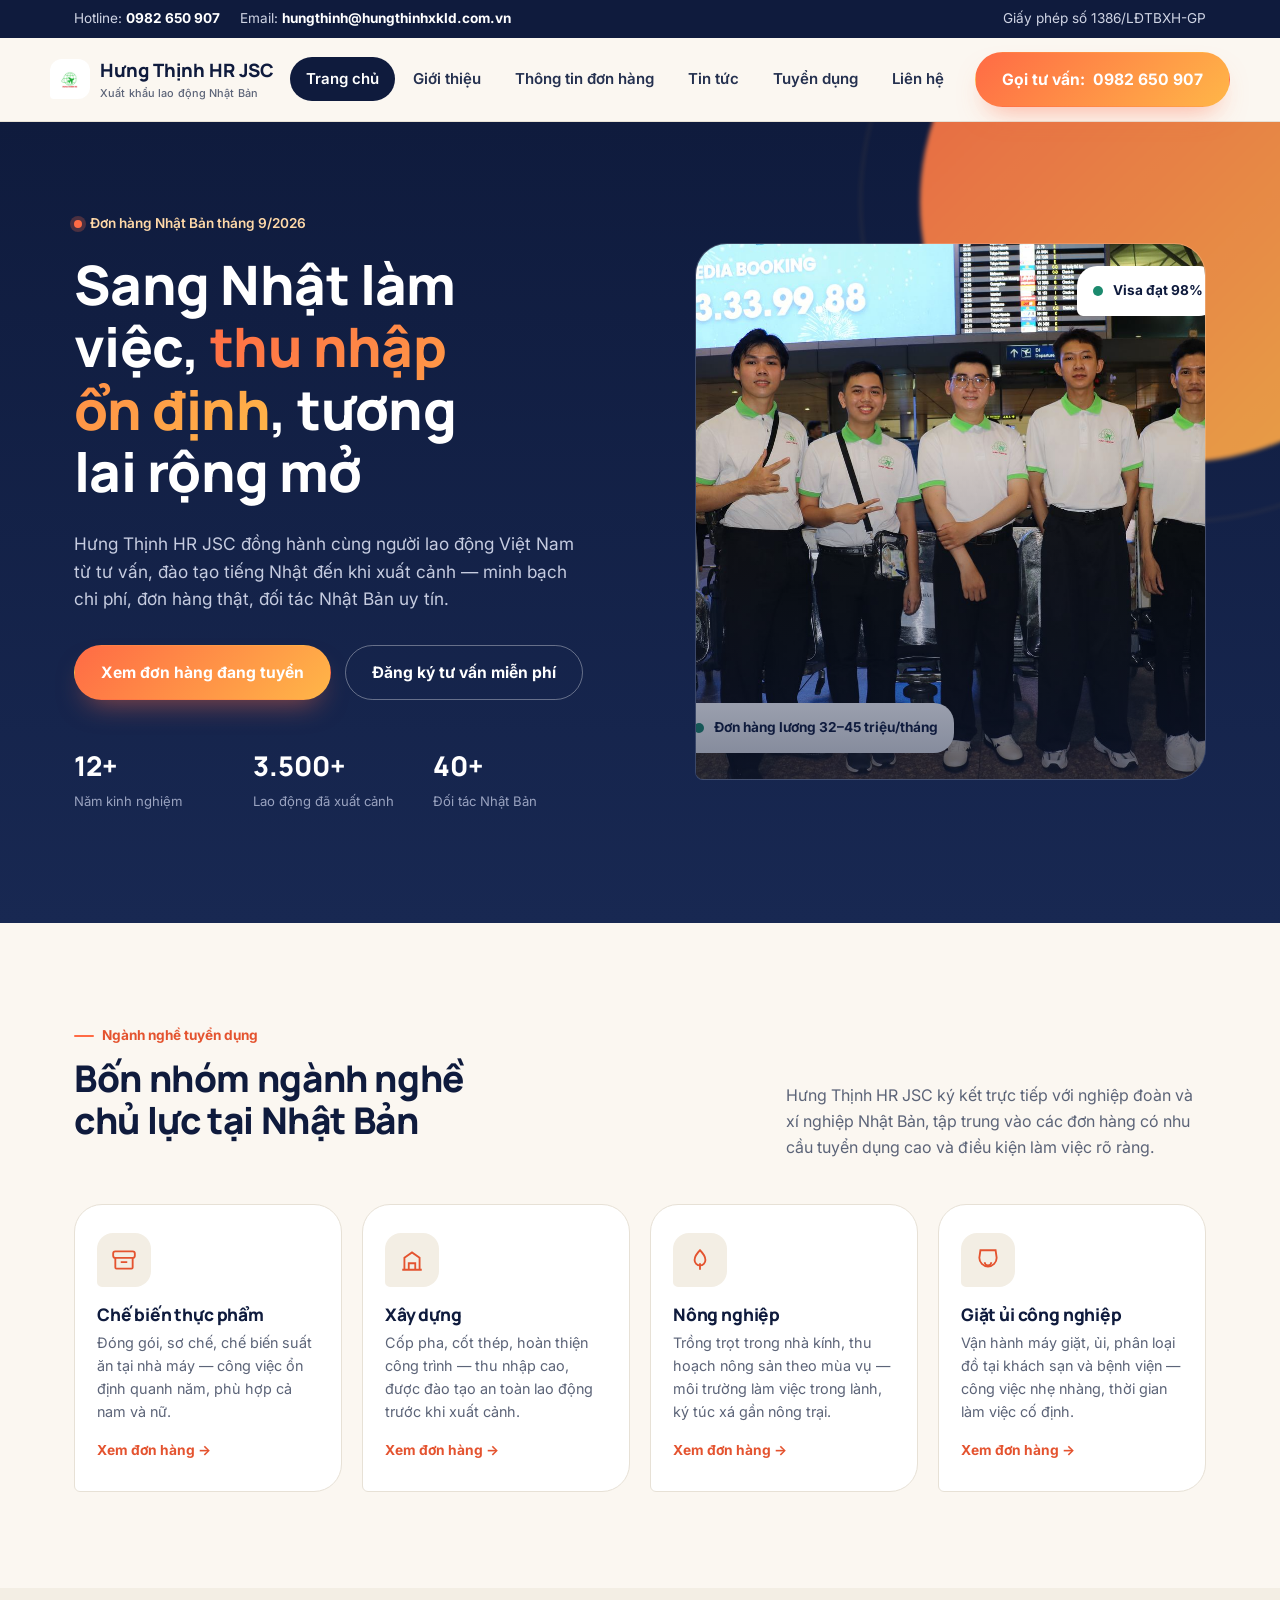
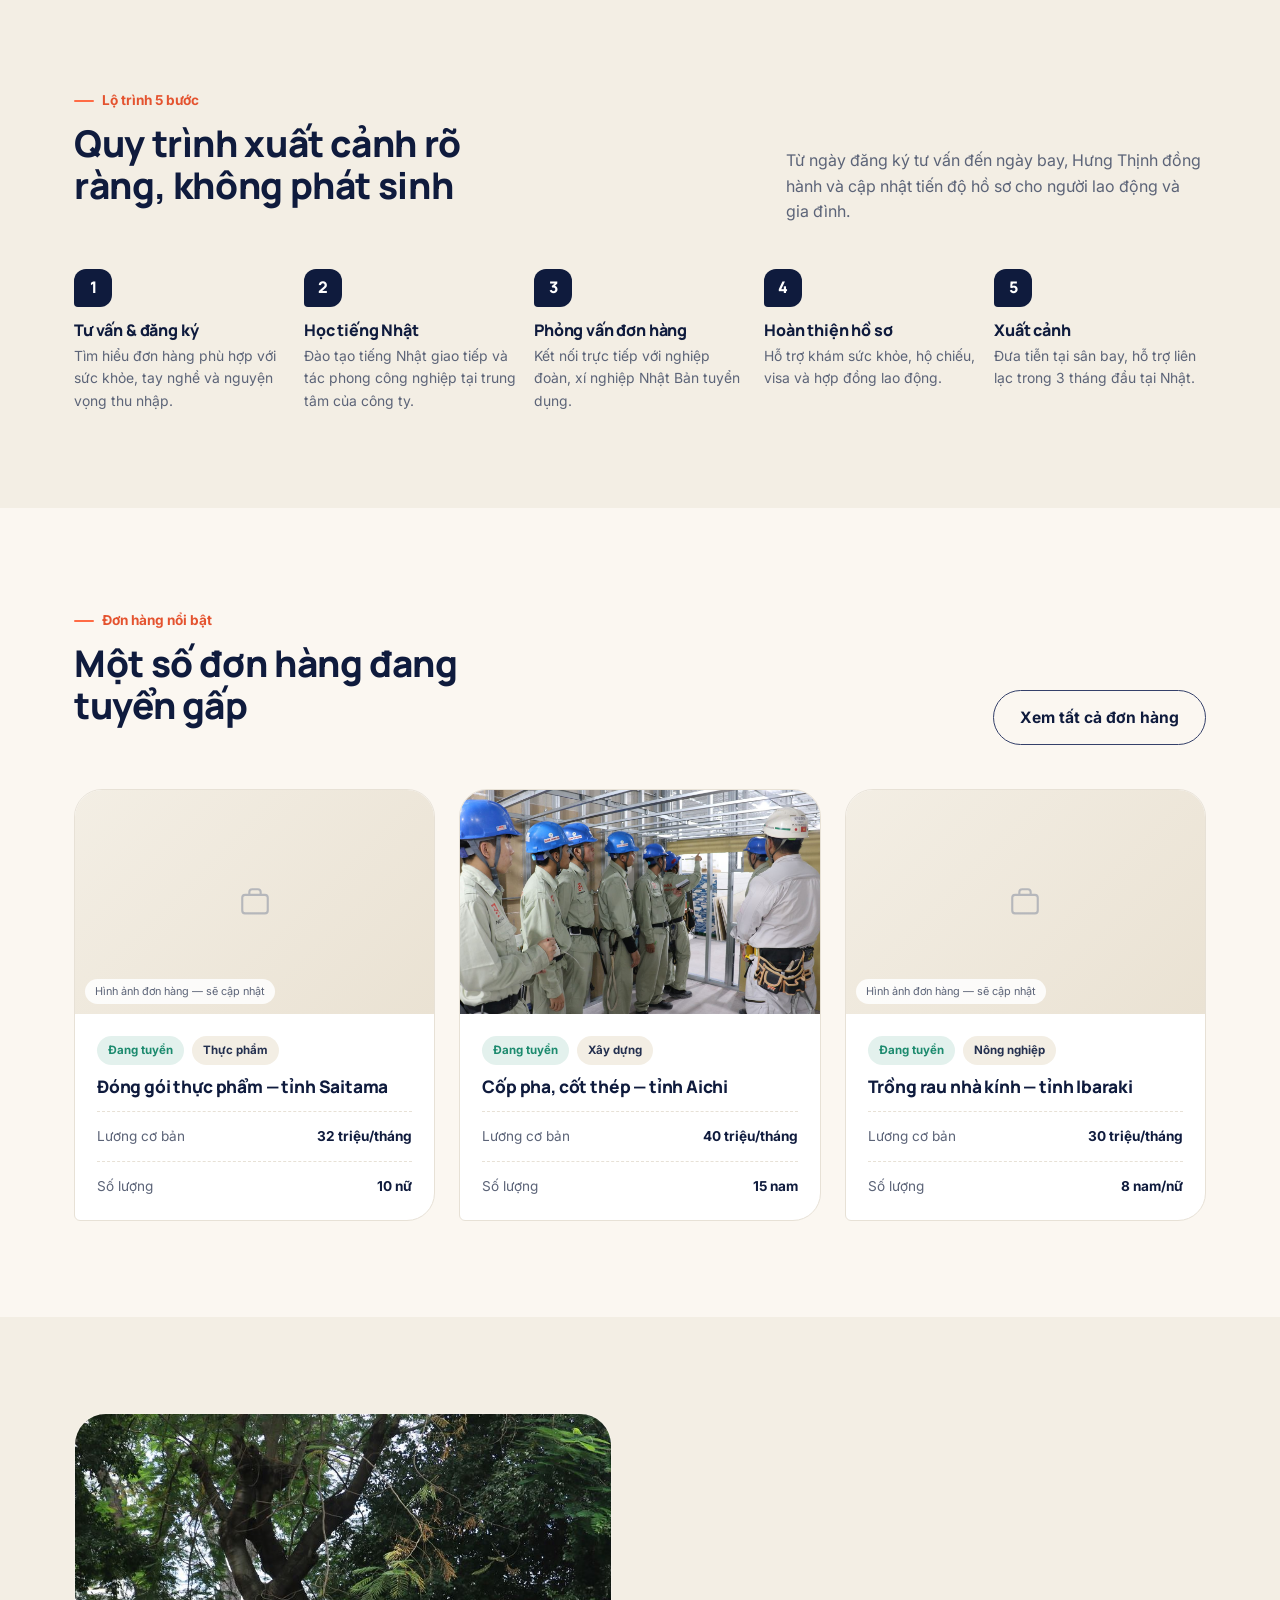
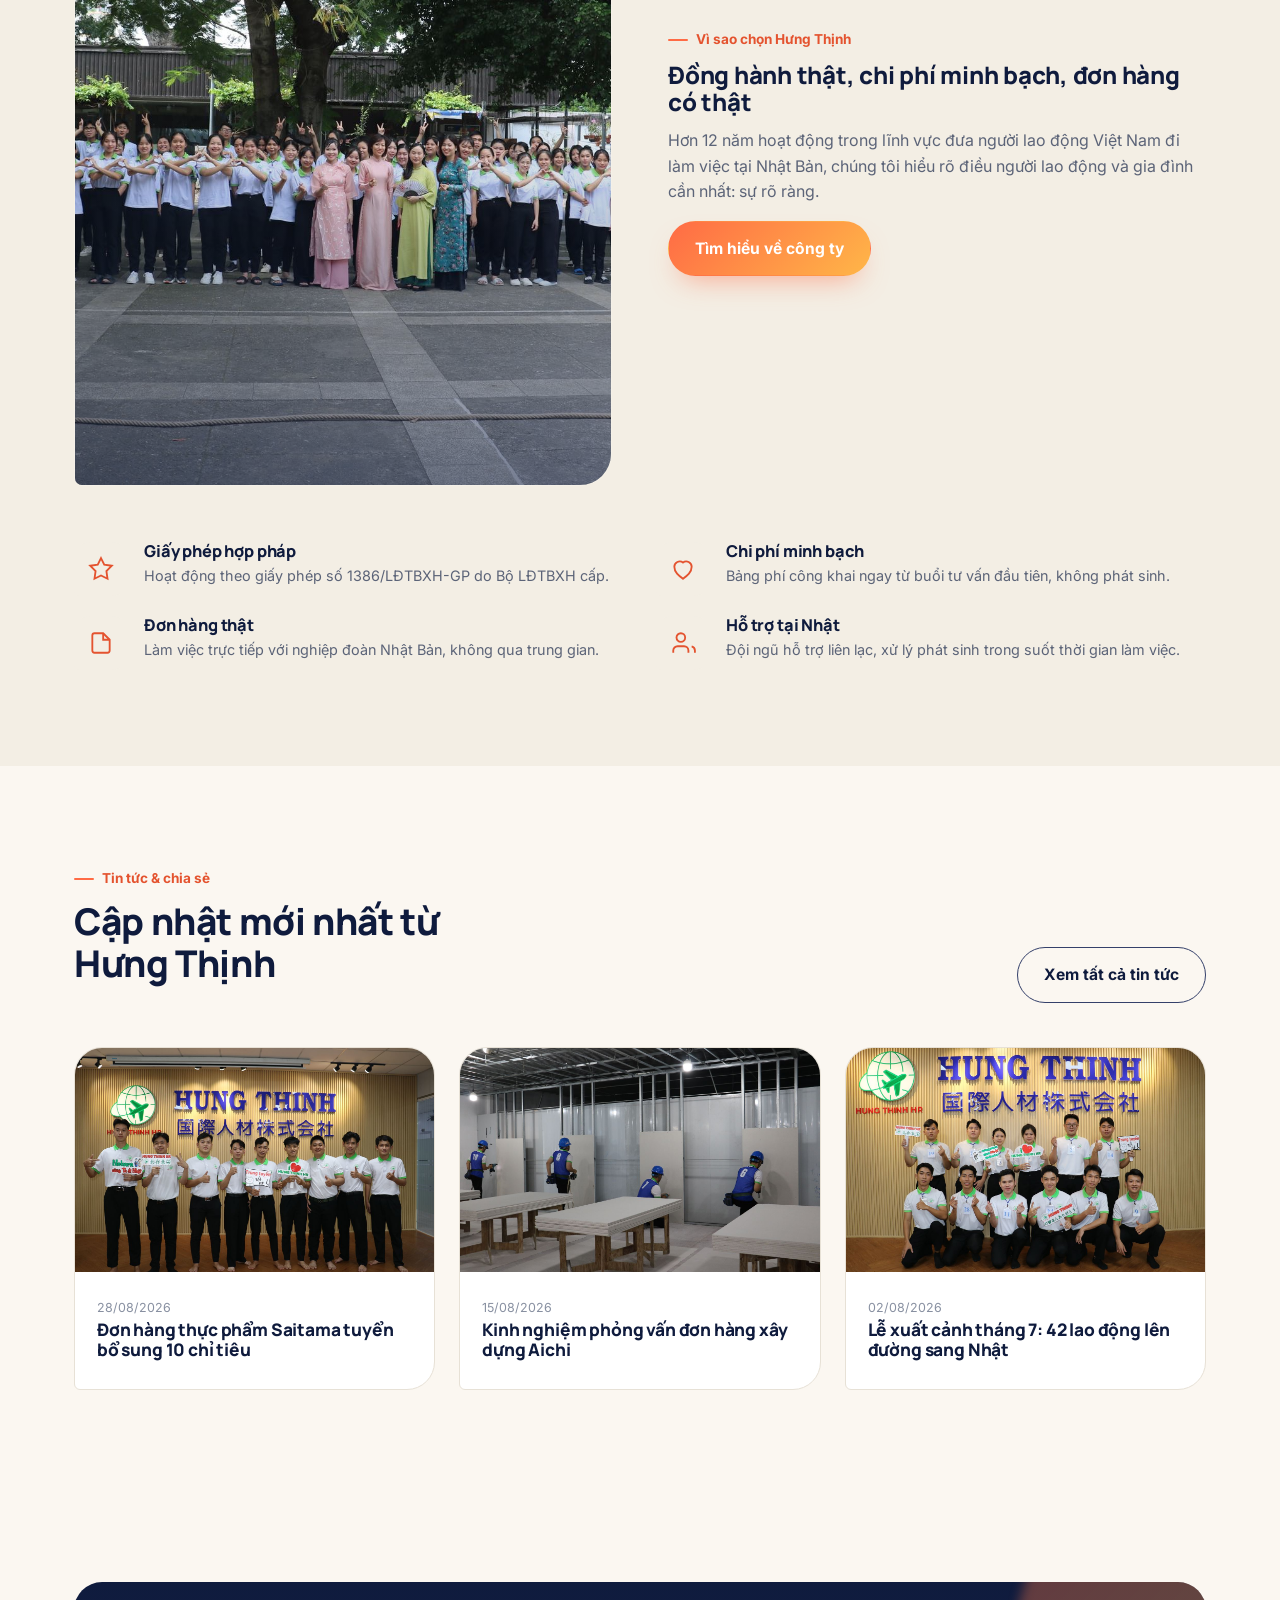
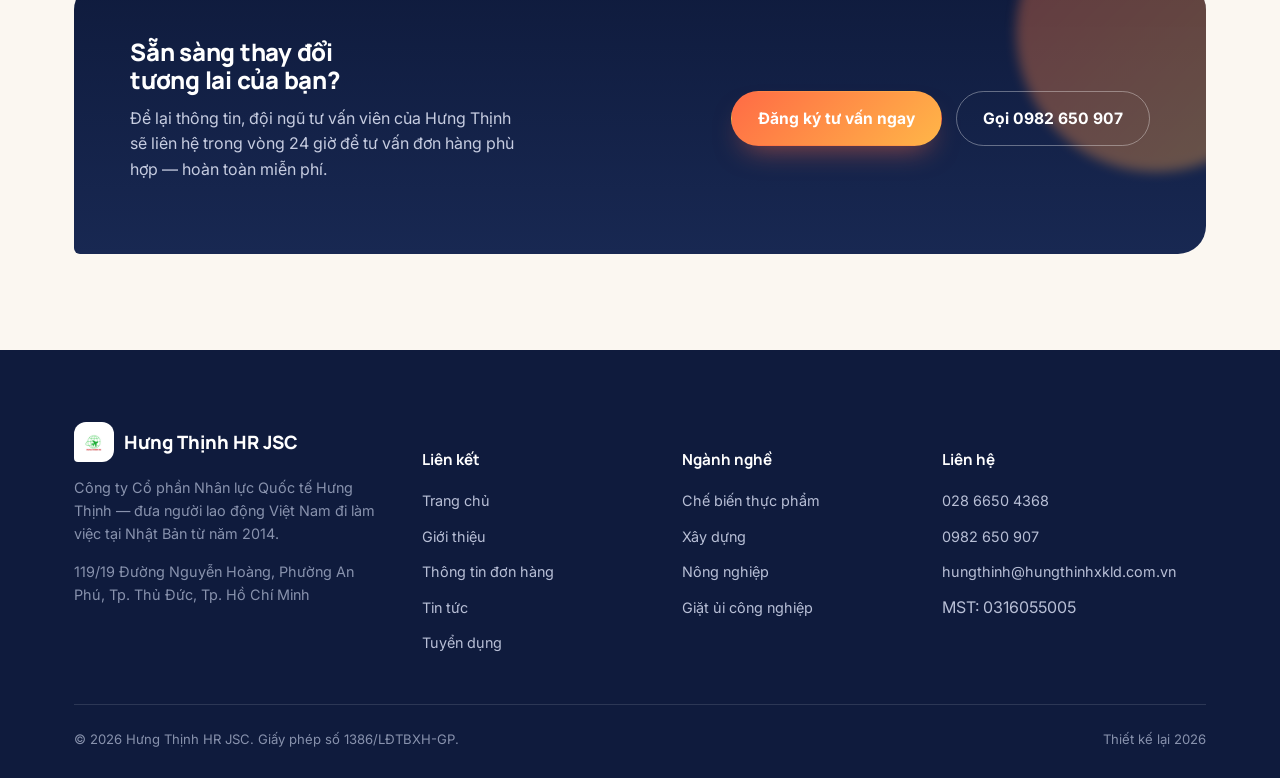
<file: index.html>
<!DOCTYPE html>
<html lang="vi">
<head>
<meta charset="UTF-8">
<meta name="viewport" content="width=device-width, initial-scale=1">
<title>Hưng Thịnh HR JSC — Xuất khẩu lao động Nhật Bản uy tín</title>
<meta name="description" content="Hưng Thịnh HR JSC đưa lao động Việt Nam sang Nhật Bản làm việc trong các ngành thực phẩm, xây dựng, nông nghiệp, giặt ủi. Tư vấn miễn phí, đơn hàng minh bạch.">
<link rel="preconnect" href="https://fonts.googleapis.com">
<link href="https://fonts.googleapis.com/css2?family=Manrope:wght@700;800&family=Inter:wght@400;500;600;700&display=swap" rel="stylesheet">
<link rel="stylesheet" href="styles.css">
</head>
<body>

<div class="topbar">
  <div class="container">
    <div class="topbar-contact">
      <span>Hotline: <strong>0982 650 907</strong></span>
      <span>Email: <strong>hungthinh@hungthinhxkld.com.vn</strong></span>
    </div>
    <div>Giấy phép số 1386/LĐTBXH-GP</div>
  </div>
</div>

<div class="navwrap">
  <nav class="nav container">
    <a class="brand" href="index.html">
      <span class="brand-mark"><img src="images/logo.jpg" alt="Logo Hưng Thịnh HR"></span>
      <span>Hưng Thịnh HR JSC
        <small>Xuất khẩu lao động Nhật Bản</small>
      </span>
    </a>
    <ul class="navlinks">
      <li class="current"><a href="index.html">Trang chủ</a></li>
      <li class="has-sub">
        <a href="gioi-thieu.html">Giới thiệu</a>
        <ul class="submenu">
          <li><a href="gioi-thieu.html#gioi-thieu-chung">Giới thiệu chung</a></li>
          <li><a href="gioi-thieu.html#ban-lanh-dao">Ban lãnh đạo</a></li>
          <li><a href="gioi-thieu.html#trung-tam-dao-tao">Trung tâm đào tạo</a></li>
          <li><a href="gioi-thieu.html#nhan-vien">Nhân viên nghiệp vụ</a></li>
        </ul>
      </li>
      <li><a href="don-hang.html">Thông tin đơn hàng</a></li>
      <li><a href="tin-tuc.html">Tin tức</a></li>
      <li><a href="tuyen-dung.html">Tuyển dụng</a></li>
      <li><a href="lien-he.html">Liên hệ</a></li>
    </ul>
    <div class="nav-cta">
      <a class="btn btn-primary" href="tel:0982650907"><span>Gọi tư vấn:</span> 0982 650 907</a>
      <button class="nav-toggle" aria-label="Mở menu" aria-expanded="false">
        <span></span><span></span><span></span>
      </button>
    </div>
  </nav>
</div>

<header class="hero">
  <div class="hero-sun" aria-hidden="true"></div>
  <div class="container">
    <div class="hero-copy">
      <div class="eyebrow-dot">Đơn hàng Nhật Bản tháng 9/2026</div>
      <h1>Sang Nhật làm việc, <em>thu nhập ổn định</em>, tương lai rộng mở</h1>
      <p class="lead">Hưng Thịnh HR JSC đồng hành cùng người lao động Việt Nam từ tư vấn, đào tạo tiếng Nhật đến khi xuất cảnh — minh bạch chi phí, đơn hàng thật, đối tác Nhật Bản uy tín.</p>
      <div class="hero-cta">
        <a class="btn btn-primary" href="don-hang.html">Xem đơn hàng đang tuyển</a>
        <a class="btn btn-on-dark" href="lien-he.html">Đăng ký tư vấn miễn phí</a>
      </div>
      <div class="hero-stats">
        <div><strong data-count="12" data-suffix="+">0</strong><span>Năm kinh nghiệm</span></div>
        <div><strong data-count="3500" data-suffix="+">0</strong><span>Lao động đã xuất cảnh</span></div>
        <div><strong data-count="40" data-suffix="+">0</strong><span>Đối tác Nhật Bản</span></div>
      </div>
    </div>
    <div class="hero-visual">
      <img class="photo" src="images/hero-departure.jpg" alt="Lao động Hưng Thịnh HR tại sân bay chuẩn bị xuất cảnh sang Nhật Bản">
      <div class="floating-card fc-1"><span class="dot"></span> Visa đạt 98%</div>
      <div class="floating-card fc-2"><span class="dot"></span> Đơn hàng lương 32–45 triệu/tháng</div>
    </div>
  </div>
</header>

<section id="nganh-nghe">
  <div class="container">
    <div class="section-head">
      <div>
        <div class="section-tag">Ngành nghề tuyển dụng</div>
        <h2>Bốn nhóm ngành nghề chủ lực tại Nhật Bản</h2>
      </div>
      <p>Hưng Thịnh HR JSC ký kết trực tiếp với nghiệp đoàn và xí nghiệp Nhật Bản, tập trung vào các đơn hàng có nhu cầu tuyển dụng cao và điều kiện làm việc rõ ràng.</p>
    </div>
    <div class="industry-grid">
      <div class="industry-card">
        <div class="icon-tile">
          <svg viewBox="0 0 24 24" fill="none" stroke="#E4532F" stroke-width="1.7"><path d="M4 10h16M4 10a2 2 0 0 1-2-2V6a2 2 0 0 1 2-2h16a2 2 0 0 1 2 2v2a2 2 0 0 1-2 2M4 10v9a1 1 0 0 0 1 1h14a1 1 0 0 0 1-1v-9M9 14h6"/></svg>
        </div>
        <h3>Chế biến thực phẩm</h3>
        <p>Đóng gói, sơ chế, chế biến suất ăn tại nhà máy — công việc ổn định quanh năm, phù hợp cả nam và nữ.</p>
        <a class="card-link" href="don-hang.html">Xem đơn hàng →</a>
      </div>
      <div class="industry-card">
        <div class="icon-tile">
          <svg viewBox="0 0 24 24" fill="none" stroke="#E4532F" stroke-width="1.7"><path d="M3 21h18M5 21V10l7-5 7 5v11M9 21v-6h6v6"/></svg>
        </div>
        <h3>Xây dựng</h3>
        <p>Cốp pha, cốt thép, hoàn thiện công trình — thu nhập cao, được đào tạo an toàn lao động trước khi xuất cảnh.</p>
        <a class="card-link" href="don-hang.html">Xem đơn hàng →</a>
      </div>
      <div class="industry-card">
        <div class="icon-tile">
          <svg viewBox="0 0 24 24" fill="none" stroke="#E4532F" stroke-width="1.7"><path d="M12 3c3 3 5 6 5 9a5 5 0 0 1-10 0c0-3 2-6 5-9Z"/><path d="M12 21v-6"/></svg>
        </div>
        <h3>Nông nghiệp</h3>
        <p>Trồng trọt trong nhà kính, thu hoạch nông sản theo mùa vụ — môi trường làm việc trong lành, ký túc xá gần nông trại.</p>
        <a class="card-link" href="don-hang.html">Xem đơn hàng →</a>
      </div>
      <div class="industry-card">
        <div class="icon-tile">
          <svg viewBox="0 0 24 24" fill="none" stroke="#E4532F" stroke-width="1.7"><path d="M5 3h14l1 7a8 8 0 0 1-16 0l1-7Z"/><path d="M9 14a3 3 0 0 0 6 0"/></svg>
        </div>
        <h3>Giặt ủi công nghiệp</h3>
        <p>Vận hành máy giặt, ủi, phân loại đồ tại khách sạn và bệnh viện — công việc nhẹ nhàng, thời gian làm việc cố định.</p>
        <a class="card-link" href="don-hang.html">Xem đơn hàng →</a>
      </div>
    </div>
  </div>
</section>

<section id="quy-trinh" style="background:var(--paper-dim)">
  <div class="container">
    <div class="section-head">
      <div>
        <div class="section-tag">Lộ trình 5 bước</div>
        <h2>Quy trình xuất cảnh rõ ràng, không phát sinh</h2>
      </div>
      <p>Từ ngày đăng ký tư vấn đến ngày bay, Hưng Thịnh đồng hành và cập nhật tiến độ hồ sơ cho người lao động và gia đình.</p>
    </div>
    <div class="process">
      <div class="process-step"><h4>Tư vấn &amp; đăng ký</h4><p>Tìm hiểu đơn hàng phù hợp với sức khỏe, tay nghề và nguyện vọng thu nhập.</p></div>
      <div class="process-step"><h4>Học tiếng Nhật</h4><p>Đào tạo tiếng Nhật giao tiếp và tác phong công nghiệp tại trung tâm của công ty.</p></div>
      <div class="process-step"><h4>Phỏng vấn đơn hàng</h4><p>Kết nối trực tiếp với nghiệp đoàn, xí nghiệp Nhật Bản tuyển dụng.</p></div>
      <div class="process-step"><h4>Hoàn thiện hồ sơ</h4><p>Hỗ trợ khám sức khỏe, hộ chiếu, visa và hợp đồng lao động.</p></div>
      <div class="process-step"><h4>Xuất cảnh</h4><p>Đưa tiễn tại sân bay, hỗ trợ liên lạc trong 3 tháng đầu tại Nhật.</p></div>
    </div>
  </div>
</section>

<section id="don-hang-noi-bat">
  <div class="container">
    <div class="section-head">
      <div>
        <div class="section-tag">Đơn hàng nổi bật</div>
        <h2>Một số đơn hàng đang tuyển gấp</h2>
      </div>
      <a class="btn btn-ghost" href="don-hang.html">Xem tất cả đơn hàng</a>
    </div>
    <div class="card-grid">
      <div class="order-card">
        <div class="media-ph">
          <svg viewBox="0 0 24 24" fill="none" stroke="currentColor" stroke-width="1.5"><rect x="3" y="7" width="18" height="13" rx="2"/><path d="M8 7V5a2 2 0 0 1 2-2h4a2 2 0 0 1 2 2v2"/></svg>
          <span>Hình ảnh đơn hàng — sẽ cập nhật</span>
        </div>
        <div class="order-body">
          <div class="tag-row"><span class="tag status-open">Đang tuyển</span><span class="tag">Thực phẩm</span></div>
          <h3>Đóng gói thực phẩm — tỉnh Saitama</h3>
          <div class="order-meta"><span>Lương cơ bản</span><strong>32 triệu/tháng</strong></div>
          <div class="order-meta"><span>Số lượng</span><strong>10 nữ</strong></div>
        </div>
      </div>
      <div class="order-card">
        <div class="media-ph">
          <img src="images/order-construction-1.jpg" alt="Lao động Hưng Thịnh HR làm việc tại công trường xây dựng ở Nhật Bản">
        </div>
        <div class="order-body">
          <div class="tag-row"><span class="tag status-open">Đang tuyển</span><span class="tag">Xây dựng</span></div>
          <h3>Cốp pha, cốt thép — tỉnh Aichi</h3>
          <div class="order-meta"><span>Lương cơ bản</span><strong>40 triệu/tháng</strong></div>
          <div class="order-meta"><span>Số lượng</span><strong>15 nam</strong></div>
        </div>
      </div>
      <div class="order-card">
        <div class="media-ph">
          <svg viewBox="0 0 24 24" fill="none" stroke="currentColor" stroke-width="1.5"><rect x="3" y="7" width="18" height="13" rx="2"/><path d="M8 7V5a2 2 0 0 1 2-2h4a2 2 0 0 1 2 2v2"/></svg>
          <span>Hình ảnh đơn hàng — sẽ cập nhật</span>
        </div>
        <div class="order-body">
          <div class="tag-row"><span class="tag status-open">Đang tuyển</span><span class="tag">Nông nghiệp</span></div>
          <h3>Trồng rau nhà kính — tỉnh Ibaraki</h3>
          <div class="order-meta"><span>Lương cơ bản</span><strong>30 triệu/tháng</strong></div>
          <div class="order-meta"><span>Số lượng</span><strong>8 nam/nữ</strong></div>
        </div>
      </div>
    </div>
  </div>
</section>

<section id="vi-sao-chon" style="background:var(--paper-dim)">
  <div class="container split">
    <div class="hero-visual" style="aspect-ratio:4/5;">
      <img class="photo" src="images/team-event.jpg" alt="Tập thể cán bộ nhân viên và học viên Hưng Thịnh HR trong một sự kiện của công ty">
    </div>
    <div>
      <div class="section-tag">Vì sao chọn Hưng Thịnh</div>
      <h2>Đồng hành thật, chi phí minh bạch, đơn hàng có thật</h2>
      <p>Hơn 12 năm hoạt động trong lĩnh vực đưa người lao động Việt Nam đi làm việc tại Nhật Bản, chúng tôi hiểu rõ điều người lao động và gia đình cần nhất: sự rõ ràng.</p>
      <a class="btn btn-primary" href="gioi-thieu.html">Tìm hiểu về công ty</a>
    </div>
  </div>
  <div class="container">
    <div class="why-grid" style="margin-top:56px;">
      <div class="why-item">
        <div class="icon-tile"><svg viewBox="0 0 24 24" fill="none" stroke="#E4532F" stroke-width="1.7"><path d="M12 2l3 6 7 1-5 5 1 7-6-3-6 3 1-7-5-5 7-1 3-6Z"/></svg></div>
        <div><h4>Giấy phép hợp pháp</h4><p>Hoạt động theo giấy phép số 1386/LĐTBXH-GP do Bộ LĐTBXH cấp.</p></div>
      </div>
      <div class="why-item">
        <div class="icon-tile"><svg viewBox="0 0 24 24" fill="none" stroke="#E4532F" stroke-width="1.7"><path d="M12 21c-4-3-8-6-8-11a5 5 0 0 1 8-4 5 5 0 0 1 8 4c0 5-4 8-8 11Z"/></svg></div>
        <div><h4>Chi phí minh bạch</h4><p>Bảng phí công khai ngay từ buổi tư vấn đầu tiên, không phát sinh.</p></div>
      </div>
      <div class="why-item">
        <div class="icon-tile"><svg viewBox="0 0 24 24" fill="none" stroke="#E4532F" stroke-width="1.7"><path d="M4 19V5a2 2 0 0 1 2-2h8l6 6v10a2 2 0 0 1-2 2H6a2 2 0 0 1-2-2Z"/><path d="M14 3v6h6"/></svg></div>
        <div><h4>Đơn hàng thật</h4><p>Làm việc trực tiếp với nghiệp đoàn Nhật Bản, không qua trung gian.</p></div>
      </div>
      <div class="why-item">
        <div class="icon-tile"><svg viewBox="0 0 24 24" fill="none" stroke="#E4532F" stroke-width="1.7"><path d="M17 21v-2a4 4 0 0 0-4-4H7a4 4 0 0 0-4 4v2"/><circle cx="10" cy="7" r="4"/><path d="M23 21v-2a4 4 0 0 0-3-3.87"/></svg></div>
        <div><h4>Hỗ trợ tại Nhật</h4><p>Đội ngũ hỗ trợ liên lạc, xử lý phát sinh trong suốt thời gian làm việc.</p></div>
      </div>
    </div>
  </div>
</section>

<section id="tin-tuc">
  <div class="container">
    <div class="section-head">
      <div>
        <div class="section-tag">Tin tức &amp; chia sẻ</div>
        <h2>Cập nhật mới nhất từ Hưng Thịnh</h2>
      </div>
      <a class="btn btn-ghost" href="tin-tuc.html">Xem tất cả tin tức</a>
    </div>
    <div class="card-grid">
      <a class="news-card" href="tin-tuc.html">
        <div class="media-ph">
          <img src="images/news-trung-tuyen.jpg" alt="Ứng viên trúng tuyển đơn hàng thực phẩm tại Hưng Thịnh HR">
        </div>
        <div class="news-body">
          <time>28/08/2026</time>
          <h3>Đơn hàng thực phẩm Saitama tuyển bổ sung 10 chỉ tiêu</h3>
        </div>
      </a>
      <a class="news-card" href="tin-tuc.html">
        <div class="media-ph">
          <img src="images/order-construction-2.jpg" alt="Buổi đào tạo tay nghề xây dựng cho lao động chuẩn bị phỏng vấn đơn hàng Aichi">
        </div>
        <div class="news-body">
          <time>15/08/2026</time>
          <h3>Kinh nghiệm phỏng vấn đơn hàng xây dựng Aichi</h3>
        </div>
      </a>
      <a class="news-card" href="tin-tuc.html">
        <div class="media-ph">
          <img src="images/team-celebration.jpg" alt="Lao động Hưng Thịnh HR chụp ảnh kỷ niệm trước ngày xuất cảnh">
        </div>
        <div class="news-body">
          <time>02/08/2026</time>
          <h3>Lễ xuất cảnh tháng 7: 42 lao động lên đường sang Nhật</h3>
        </div>
      </a>
    </div>
  </div>
</section>

<section>
  <div class="container">
    <div class="cta-banner">
      <div>
        <h2>Sẵn sàng thay đổi tương lai của bạn?</h2>
        <p>Để lại thông tin, đội ngũ tư vấn viên của Hưng Thịnh sẽ liên hệ trong vòng 24 giờ để tư vấn đơn hàng phù hợp — hoàn toàn miễn phí.</p>
      </div>
      <div class="cta-actions">
        <a class="btn btn-primary" href="lien-he.html">Đăng ký tư vấn ngay</a>
        <a class="btn btn-on-dark" href="tel:0982650907">Gọi 0982 650 907</a>
      </div>
    </div>
  </div>
</section>

<footer>
  <div class="container">
    <div class="footer-grid">
      <div class="footer-brand">
        <div class="brand">
          <span class="brand-mark"><img src="images/logo.jpg" alt="Logo Hưng Thịnh HR"></span>
          <span>Hưng Thịnh HR JSC</span>
        </div>
        <p>Công ty Cổ phần Nhân lực Quốc tế Hưng Thịnh — đưa người lao động Việt Nam đi làm việc tại Nhật Bản từ năm 2014.</p>
        <p>119/19 Đường Nguyễn Hoàng, Phường An Phú, Tp. Thủ Đức, Tp. Hồ Chí Minh</p>
      </div>
      <div>
        <h5>Liên kết</h5>
        <ul>
          <li><a href="index.html">Trang chủ</a></li>
          <li><a href="gioi-thieu.html">Giới thiệu</a></li>
          <li><a href="don-hang.html">Thông tin đơn hàng</a></li>
          <li><a href="tin-tuc.html">Tin tức</a></li>
          <li><a href="tuyen-dung.html">Tuyển dụng</a></li>
        </ul>
      </div>
      <div>
        <h5>Ngành nghề</h5>
        <ul>
          <li><a href="don-hang.html">Chế biến thực phẩm</a></li>
          <li><a href="don-hang.html">Xây dựng</a></li>
          <li><a href="don-hang.html">Nông nghiệp</a></li>
          <li><a href="don-hang.html">Giặt ủi công nghiệp</a></li>
        </ul>
      </div>
      <div>
        <h5>Liên hệ</h5>
        <ul>
          <li><a href="tel:02866504368">028 6650 4368</a></li>
          <li><a href="tel:0982650907">0982 650 907</a></li>
          <li><a href="mailto:hungthinh@hungthinhxkld.com.vn">hungthinh@hungthinhxkld.com.vn</a></li>
          <li>MST: 0316055005</li>
        </ul>
      </div>
    </div>
    <div class="footer-bottom">
      <span>© 2026 Hưng Thịnh HR JSC. Giấy phép số 1386/LĐTBXH-GP.</span>
      <span>Thiết kế lại 2026</span>
    </div>
  </div>
</footer>

<script src="main.js"></script>
</body>
</html>
</file>
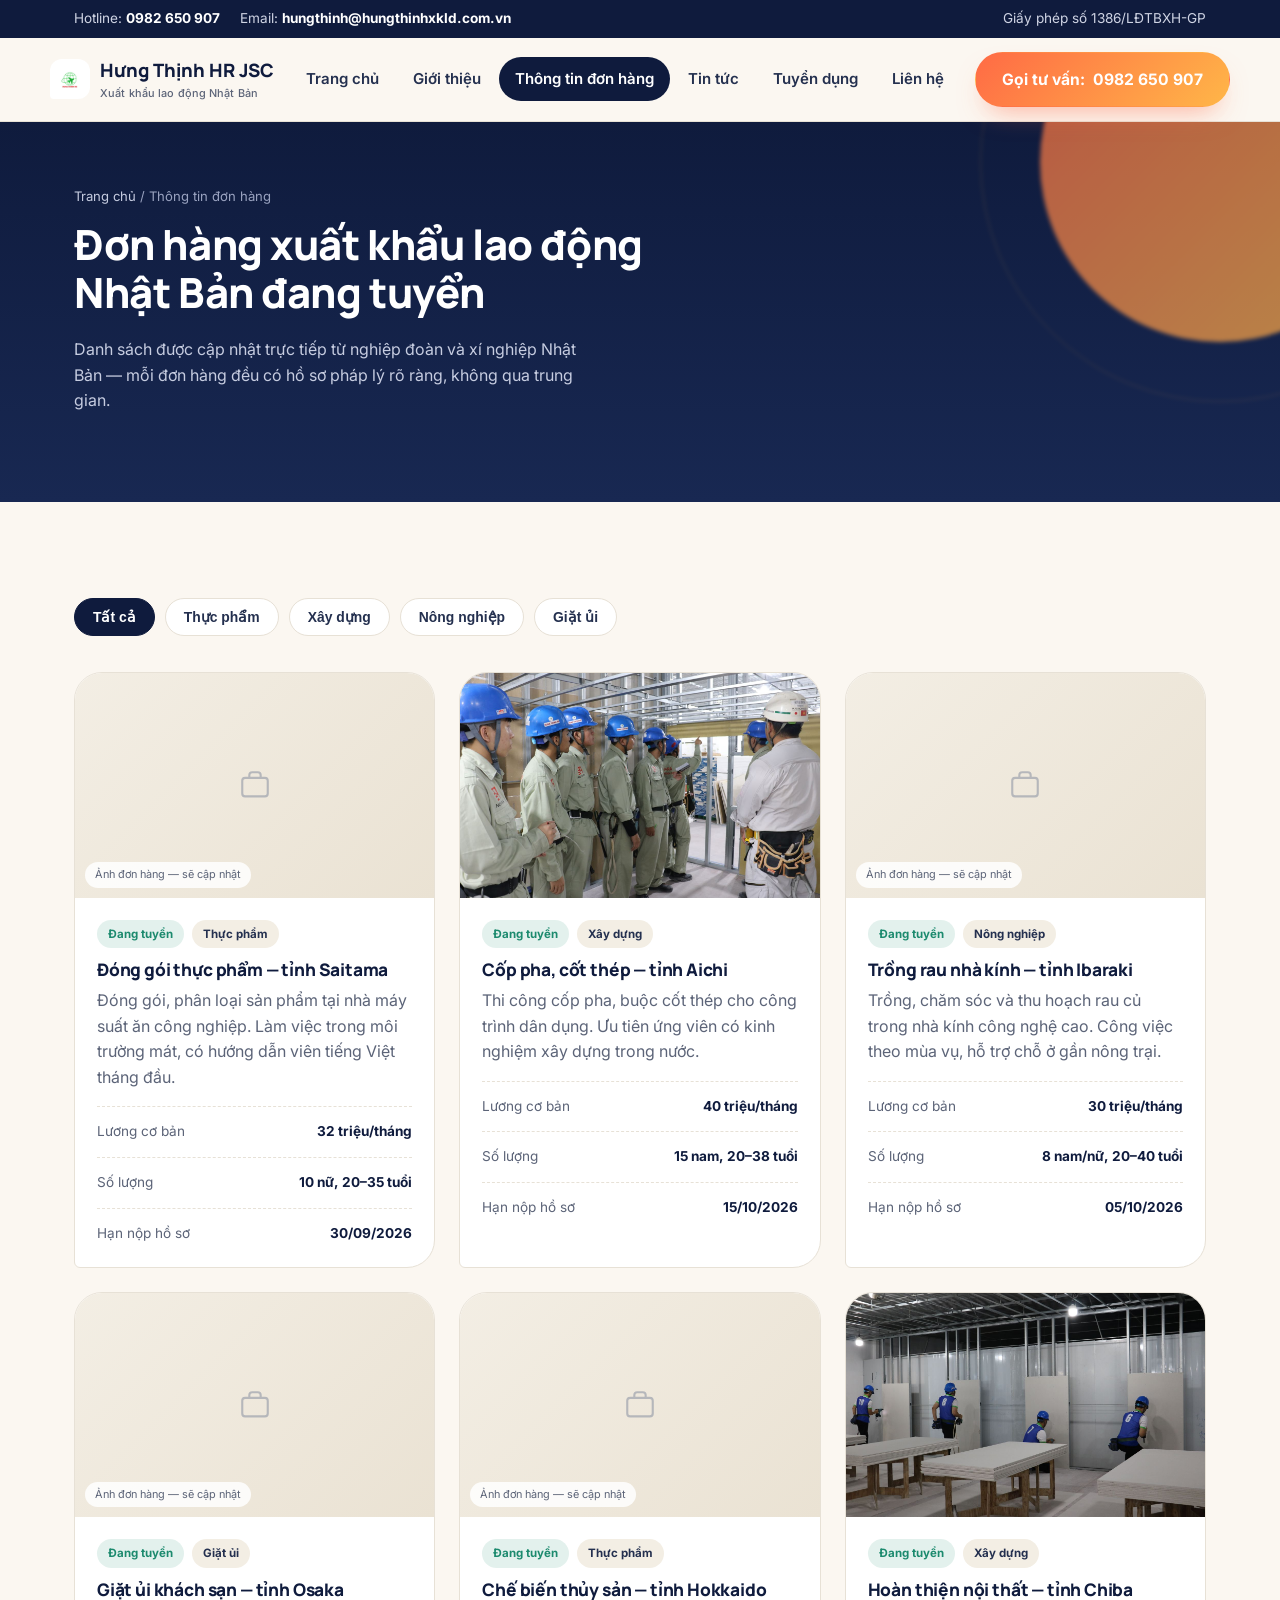
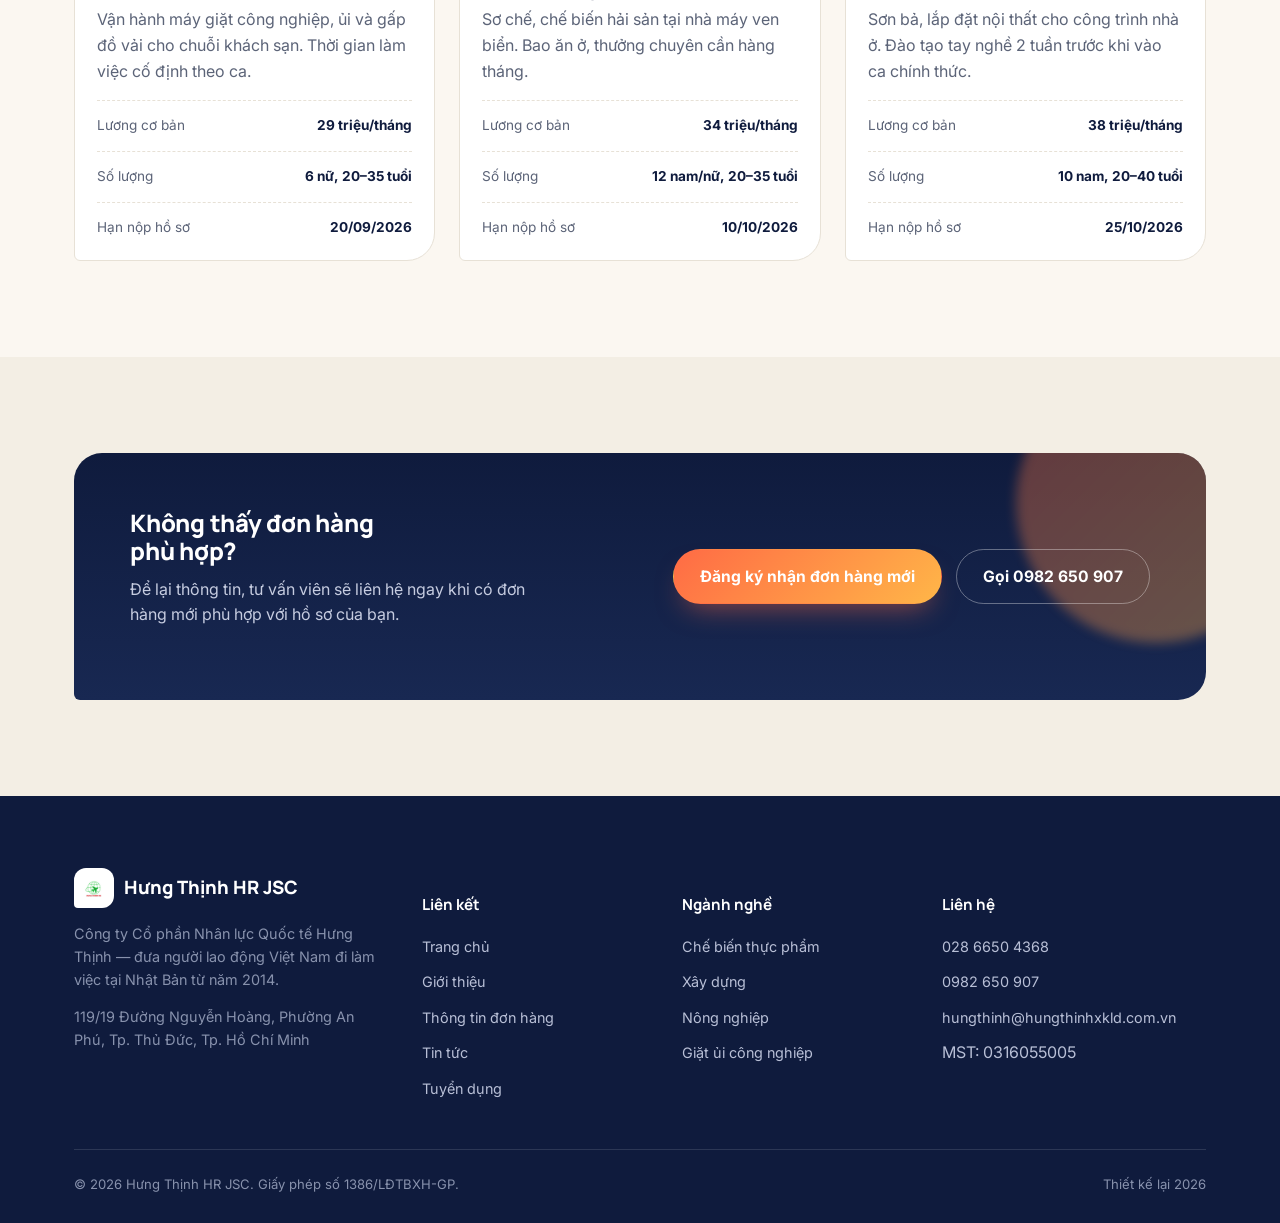
<file: don-hang.html>
<!DOCTYPE html>
<html lang="vi">
<head>
<meta charset="UTF-8">
<meta name="viewport" content="width=device-width, initial-scale=1">
<title>Thông tin đơn hàng — Hưng Thịnh HR JSC</title>
<meta name="description" content="Danh sách đơn hàng xuất khẩu lao động Nhật Bản đang tuyển: thực phẩm, xây dựng, nông nghiệp, giặt ủi. Cập nhật lương, số lượng, hạn nộp hồ sơ.">
<link rel="preconnect" href="https://fonts.googleapis.com">
<link href="https://fonts.googleapis.com/css2?family=Manrope:wght@700;800&family=Inter:wght@400;500;600;700&display=swap" rel="stylesheet">
<link rel="stylesheet" href="styles.css">
</head>
<body>

<div class="topbar">
  <div class="container">
    <div class="topbar-contact">
      <span>Hotline: <strong>0982 650 907</strong></span>
      <span>Email: <strong>hungthinh@hungthinhxkld.com.vn</strong></span>
    </div>
    <div>Giấy phép số 1386/LĐTBXH-GP</div>
  </div>
</div>

<div class="navwrap">
  <nav class="nav container">
    <a class="brand" href="index.html">
      <span class="brand-mark"><img src="images/logo.jpg" alt="Logo Hưng Thịnh HR"></span>
      <span>Hưng Thịnh HR JSC
        <small>Xuất khẩu lao động Nhật Bản</small>
      </span>
    </a>
    <ul class="navlinks">
      <li><a href="index.html">Trang chủ</a></li>
      <li class="has-sub">
        <a href="gioi-thieu.html">Giới thiệu</a>
        <ul class="submenu">
          <li><a href="gioi-thieu.html#gioi-thieu-chung">Giới thiệu chung</a></li>
          <li><a href="gioi-thieu.html#ban-lanh-dao">Ban lãnh đạo</a></li>
          <li><a href="gioi-thieu.html#trung-tam-dao-tao">Trung tâm đào tạo</a></li>
          <li><a href="gioi-thieu.html#nhan-vien">Nhân viên nghiệp vụ</a></li>
        </ul>
      </li>
      <li class="current"><a href="don-hang.html">Thông tin đơn hàng</a></li>
      <li><a href="tin-tuc.html">Tin tức</a></li>
      <li><a href="tuyen-dung.html">Tuyển dụng</a></li>
      <li><a href="lien-he.html">Liên hệ</a></li>
    </ul>
    <div class="nav-cta">
      <a class="btn btn-primary" href="tel:0982650907"><span>Gọi tư vấn:</span> 0982 650 907</a>
      <button class="nav-toggle" aria-label="Mở menu" aria-expanded="false">
        <span></span><span></span><span></span>
      </button>
    </div>
  </nav>
</div>

<header class="page-hero">
  <div class="hero-sun" aria-hidden="true"></div>
  <div class="container">
    <div class="breadcrumb"><a href="index.html">Trang chủ</a> / Thông tin đơn hàng</div>
    <h1>Đơn hàng xuất khẩu lao động Nhật Bản đang tuyển</h1>
    <p>Danh sách được cập nhật trực tiếp từ nghiệp đoàn và xí nghiệp Nhật Bản — mỗi đơn hàng đều có hồ sơ pháp lý rõ ràng, không qua trung gian.</p>
  </div>
</header>

<section>
  <div class="container">
    <div class="filter-row">
      <button class="filter-pill active" data-filter="all">Tất cả</button>
      <button class="filter-pill" data-filter="thuc-pham">Thực phẩm</button>
      <button class="filter-pill" data-filter="xay-dung">Xây dựng</button>
      <button class="filter-pill" data-filter="nong-nghiep">Nông nghiệp</button>
      <button class="filter-pill" data-filter="giat-ui">Giặt ủi</button>
    </div>

    <div class="card-grid">

      <div class="order-card" data-industry="thuc-pham">
        <div class="media-ph">
          <svg viewBox="0 0 24 24" fill="none" stroke="currentColor" stroke-width="1.5"><rect x="3" y="7" width="18" height="13" rx="2"/><path d="M8 7V5a2 2 0 0 1 2-2h4a2 2 0 0 1 2 2v2"/></svg>
          <span>Ảnh đơn hàng — sẽ cập nhật</span>
        </div>
        <div class="order-body">
          <div class="tag-row"><span class="tag status-open">Đang tuyển</span><span class="tag">Thực phẩm</span></div>
          <h3>Đóng gói thực phẩm — tỉnh Saitama</h3>
          <p>Đóng gói, phân loại sản phẩm tại nhà máy suất ăn công nghiệp. Làm việc trong môi trường mát, có hướng dẫn viên tiếng Việt tháng đầu.</p>
          <div class="order-meta"><span>Lương cơ bản</span><strong>32 triệu/tháng</strong></div>
          <div class="order-meta"><span>Số lượng</span><strong>10 nữ, 20–35 tuổi</strong></div>
          <div class="order-meta"><span>Hạn nộp hồ sơ</span><strong>30/09/2026</strong></div>
        </div>
      </div>

      <div class="order-card" data-industry="xay-dung">
        <div class="media-ph">
          <img src="images/order-construction-1.jpg" alt="Lao động Hưng Thịnh HR thi công tại công trường Nhật Bản">
        </div>
        <div class="order-body">
          <div class="tag-row"><span class="tag status-open">Đang tuyển</span><span class="tag">Xây dựng</span></div>
          <h3>Cốp pha, cốt thép — tỉnh Aichi</h3>
          <p>Thi công cốp pha, buộc cốt thép cho công trình dân dụng. Ưu tiên ứng viên có kinh nghiệm xây dựng trong nước.</p>
          <div class="order-meta"><span>Lương cơ bản</span><strong>40 triệu/tháng</strong></div>
          <div class="order-meta"><span>Số lượng</span><strong>15 nam, 20–38 tuổi</strong></div>
          <div class="order-meta"><span>Hạn nộp hồ sơ</span><strong>15/10/2026</strong></div>
        </div>
      </div>

      <div class="order-card" data-industry="nong-nghiep">
        <div class="media-ph">
          <svg viewBox="0 0 24 24" fill="none" stroke="currentColor" stroke-width="1.5"><rect x="3" y="7" width="18" height="13" rx="2"/><path d="M8 7V5a2 2 0 0 1 2-2h4a2 2 0 0 1 2 2v2"/></svg>
          <span>Ảnh đơn hàng — sẽ cập nhật</span>
        </div>
        <div class="order-body">
          <div class="tag-row"><span class="tag status-open">Đang tuyển</span><span class="tag">Nông nghiệp</span></div>
          <h3>Trồng rau nhà kính — tỉnh Ibaraki</h3>
          <p>Trồng, chăm sóc và thu hoạch rau củ trong nhà kính công nghệ cao. Công việc theo mùa vụ, hỗ trợ chỗ ở gần nông trại.</p>
          <div class="order-meta"><span>Lương cơ bản</span><strong>30 triệu/tháng</strong></div>
          <div class="order-meta"><span>Số lượng</span><strong>8 nam/nữ, 20–40 tuổi</strong></div>
          <div class="order-meta"><span>Hạn nộp hồ sơ</span><strong>05/10/2026</strong></div>
        </div>
      </div>

      <div class="order-card" data-industry="giat-ui">
        <div class="media-ph">
          <svg viewBox="0 0 24 24" fill="none" stroke="currentColor" stroke-width="1.5"><rect x="3" y="7" width="18" height="13" rx="2"/><path d="M8 7V5a2 2 0 0 1 2-2h4a2 2 0 0 1 2 2v2"/></svg>
          <span>Ảnh đơn hàng — sẽ cập nhật</span>
        </div>
        <div class="order-body">
          <div class="tag-row"><span class="tag status-open">Đang tuyển</span><span class="tag">Giặt ủi</span></div>
          <h3>Giặt ủi khách sạn — tỉnh Osaka</h3>
          <p>Vận hành máy giặt công nghiệp, ủi và gấp đồ vải cho chuỗi khách sạn. Thời gian làm việc cố định theo ca.</p>
          <div class="order-meta"><span>Lương cơ bản</span><strong>29 triệu/tháng</strong></div>
          <div class="order-meta"><span>Số lượng</span><strong>6 nữ, 20–35 tuổi</strong></div>
          <div class="order-meta"><span>Hạn nộp hồ sơ</span><strong>20/09/2026</strong></div>
        </div>
      </div>

      <div class="order-card" data-industry="thuc-pham">
        <div class="media-ph">
          <svg viewBox="0 0 24 24" fill="none" stroke="currentColor" stroke-width="1.5"><rect x="3" y="7" width="18" height="13" rx="2"/><path d="M8 7V5a2 2 0 0 1 2-2h4a2 2 0 0 1 2 2v2"/></svg>
          <span>Ảnh đơn hàng — sẽ cập nhật</span>
        </div>
        <div class="order-body">
          <div class="tag-row"><span class="tag status-open">Đang tuyển</span><span class="tag">Thực phẩm</span></div>
          <h3>Chế biến thủy sản — tỉnh Hokkaido</h3>
          <p>Sơ chế, chế biến hải sản tại nhà máy ven biển. Bao ăn ở, thưởng chuyên cần hàng tháng.</p>
          <div class="order-meta"><span>Lương cơ bản</span><strong>34 triệu/tháng</strong></div>
          <div class="order-meta"><span>Số lượng</span><strong>12 nam/nữ, 20–35 tuổi</strong></div>
          <div class="order-meta"><span>Hạn nộp hồ sơ</span><strong>10/10/2026</strong></div>
        </div>
      </div>

      <div class="order-card" data-industry="xay-dung">
        <div class="media-ph">
          <img src="images/order-construction-2.jpg" alt="Lao động Hưng Thịnh HR thi công hoàn thiện nội thất tại Nhật Bản">
        </div>
        <div class="order-body">
          <div class="tag-row"><span class="tag status-open">Đang tuyển</span><span class="tag">Xây dựng</span></div>
          <h3>Hoàn thiện nội thất — tỉnh Chiba</h3>
          <p>Sơn bả, lắp đặt nội thất cho công trình nhà ở. Đào tạo tay nghề 2 tuần trước khi vào ca chính thức.</p>
          <div class="order-meta"><span>Lương cơ bản</span><strong>38 triệu/tháng</strong></div>
          <div class="order-meta"><span>Số lượng</span><strong>10 nam, 20–40 tuổi</strong></div>
          <div class="order-meta"><span>Hạn nộp hồ sơ</span><strong>25/10/2026</strong></div>
        </div>
      </div>

    </div>
  </div>
</section>

<section style="background:var(--paper-dim)">
  <div class="container">
    <div class="cta-banner">
      <div>
        <h2>Không thấy đơn hàng phù hợp?</h2>
        <p>Để lại thông tin, tư vấn viên sẽ liên hệ ngay khi có đơn hàng mới phù hợp với hồ sơ của bạn.</p>
      </div>
      <div class="cta-actions">
        <a class="btn btn-primary" href="lien-he.html">Đăng ký nhận đơn hàng mới</a>
        <a class="btn btn-on-dark" href="tel:0982650907">Gọi 0982 650 907</a>
      </div>
    </div>
  </div>
</section>

<footer>
  <div class="container">
    <div class="footer-grid">
      <div class="footer-brand">
        <div class="brand">
          <span class="brand-mark"><img src="images/logo.jpg" alt="Logo Hưng Thịnh HR"></span>
          <span>Hưng Thịnh HR JSC</span>
        </div>
        <p>Công ty Cổ phần Nhân lực Quốc tế Hưng Thịnh — đưa người lao động Việt Nam đi làm việc tại Nhật Bản từ năm 2014.</p>
        <p>119/19 Đường Nguyễn Hoàng, Phường An Phú, Tp. Thủ Đức, Tp. Hồ Chí Minh</p>
      </div>
      <div>
        <h5>Liên kết</h5>
        <ul>
          <li><a href="index.html">Trang chủ</a></li>
          <li><a href="gioi-thieu.html">Giới thiệu</a></li>
          <li><a href="don-hang.html">Thông tin đơn hàng</a></li>
          <li><a href="tin-tuc.html">Tin tức</a></li>
          <li><a href="tuyen-dung.html">Tuyển dụng</a></li>
        </ul>
      </div>
      <div>
        <h5>Ngành nghề</h5>
        <ul>
          <li><a href="don-hang.html">Chế biến thực phẩm</a></li>
          <li><a href="don-hang.html">Xây dựng</a></li>
          <li><a href="don-hang.html">Nông nghiệp</a></li>
          <li><a href="don-hang.html">Giặt ủi công nghiệp</a></li>
        </ul>
      </div>
      <div>
        <h5>Liên hệ</h5>
        <ul>
          <li><a href="tel:02866504368">028 6650 4368</a></li>
          <li><a href="tel:0982650907">0982 650 907</a></li>
          <li><a href="mailto:hungthinh@hungthinhxkld.com.vn">hungthinh@hungthinhxkld.com.vn</a></li>
          <li>MST: 0316055005</li>
        </ul>
      </div>
    </div>
    <div class="footer-bottom">
      <span>© 2026 Hưng Thịnh HR JSC. Giấy phép số 1386/LĐTBXH-GP.</span>
      <span>Thiết kế lại 2026</span>
    </div>
  </div>
</footer>

<script src="main.js"></script>
</body>
</html>
</file>
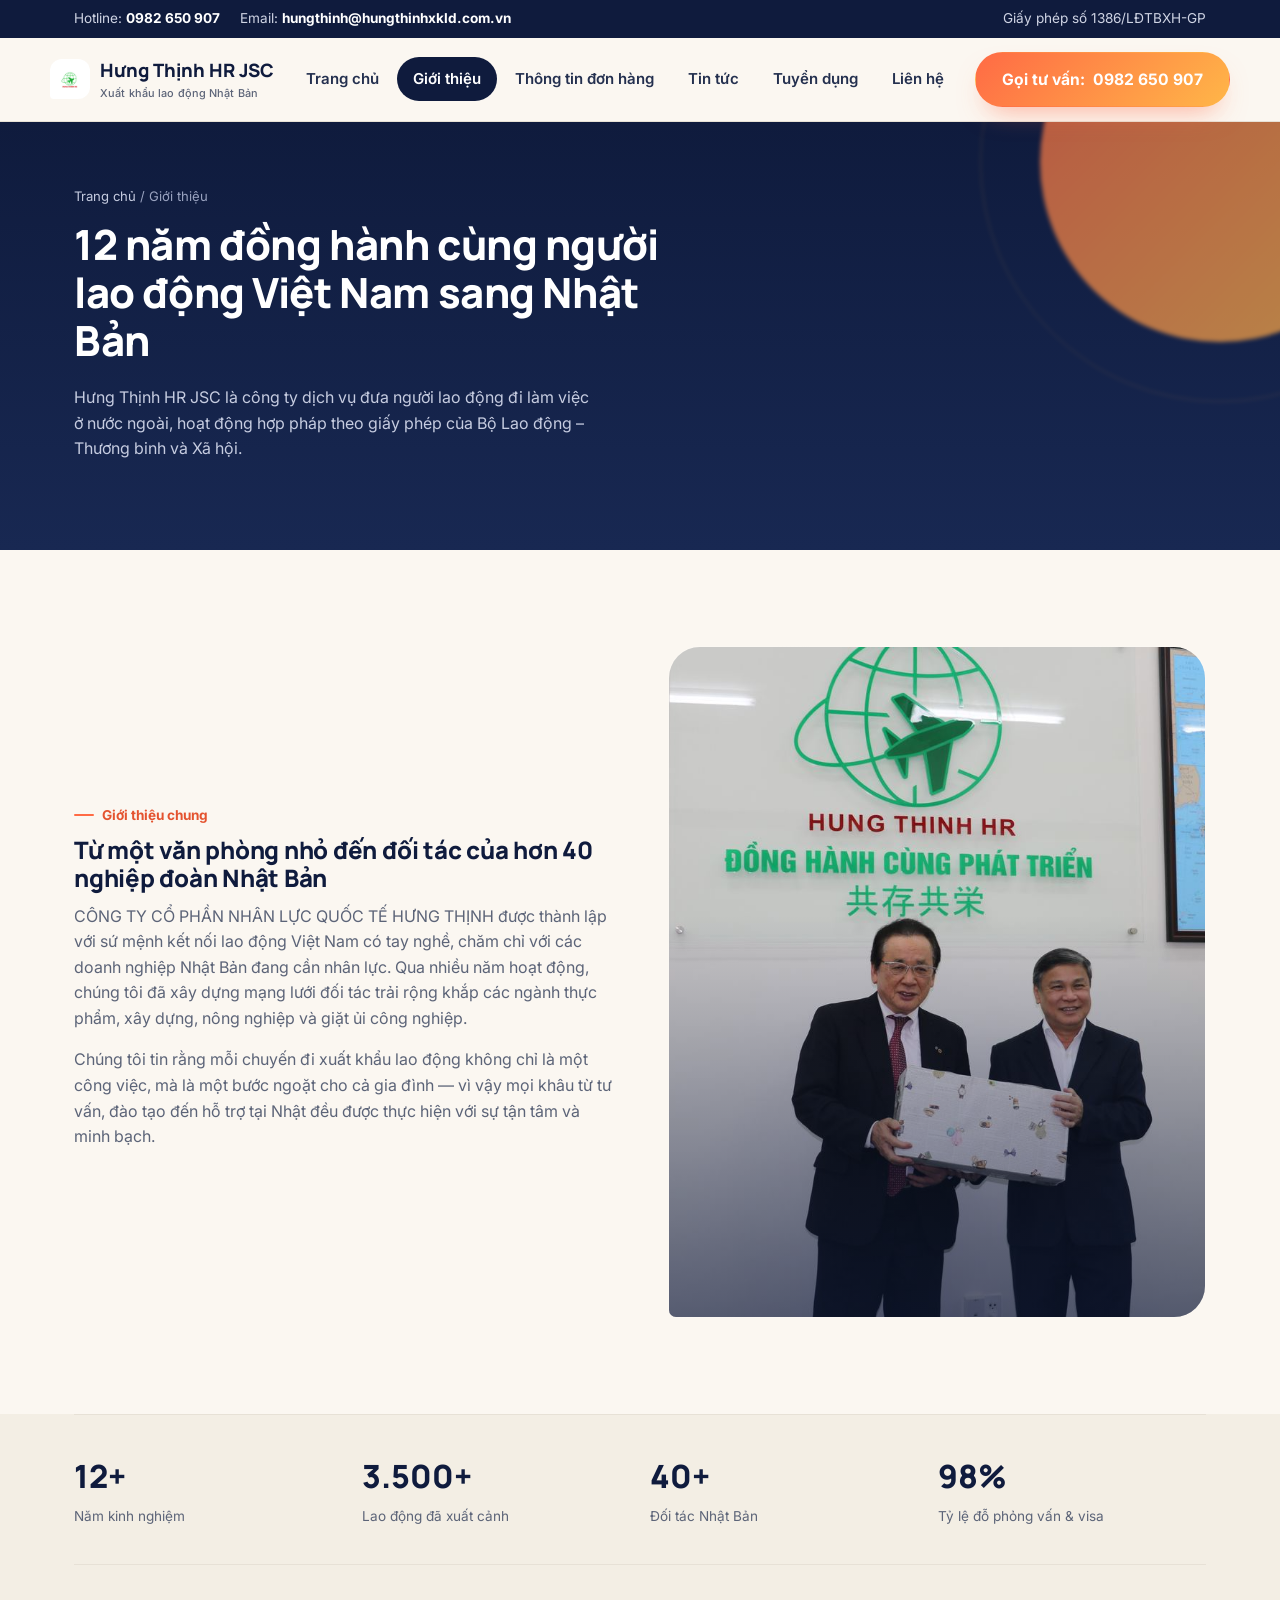
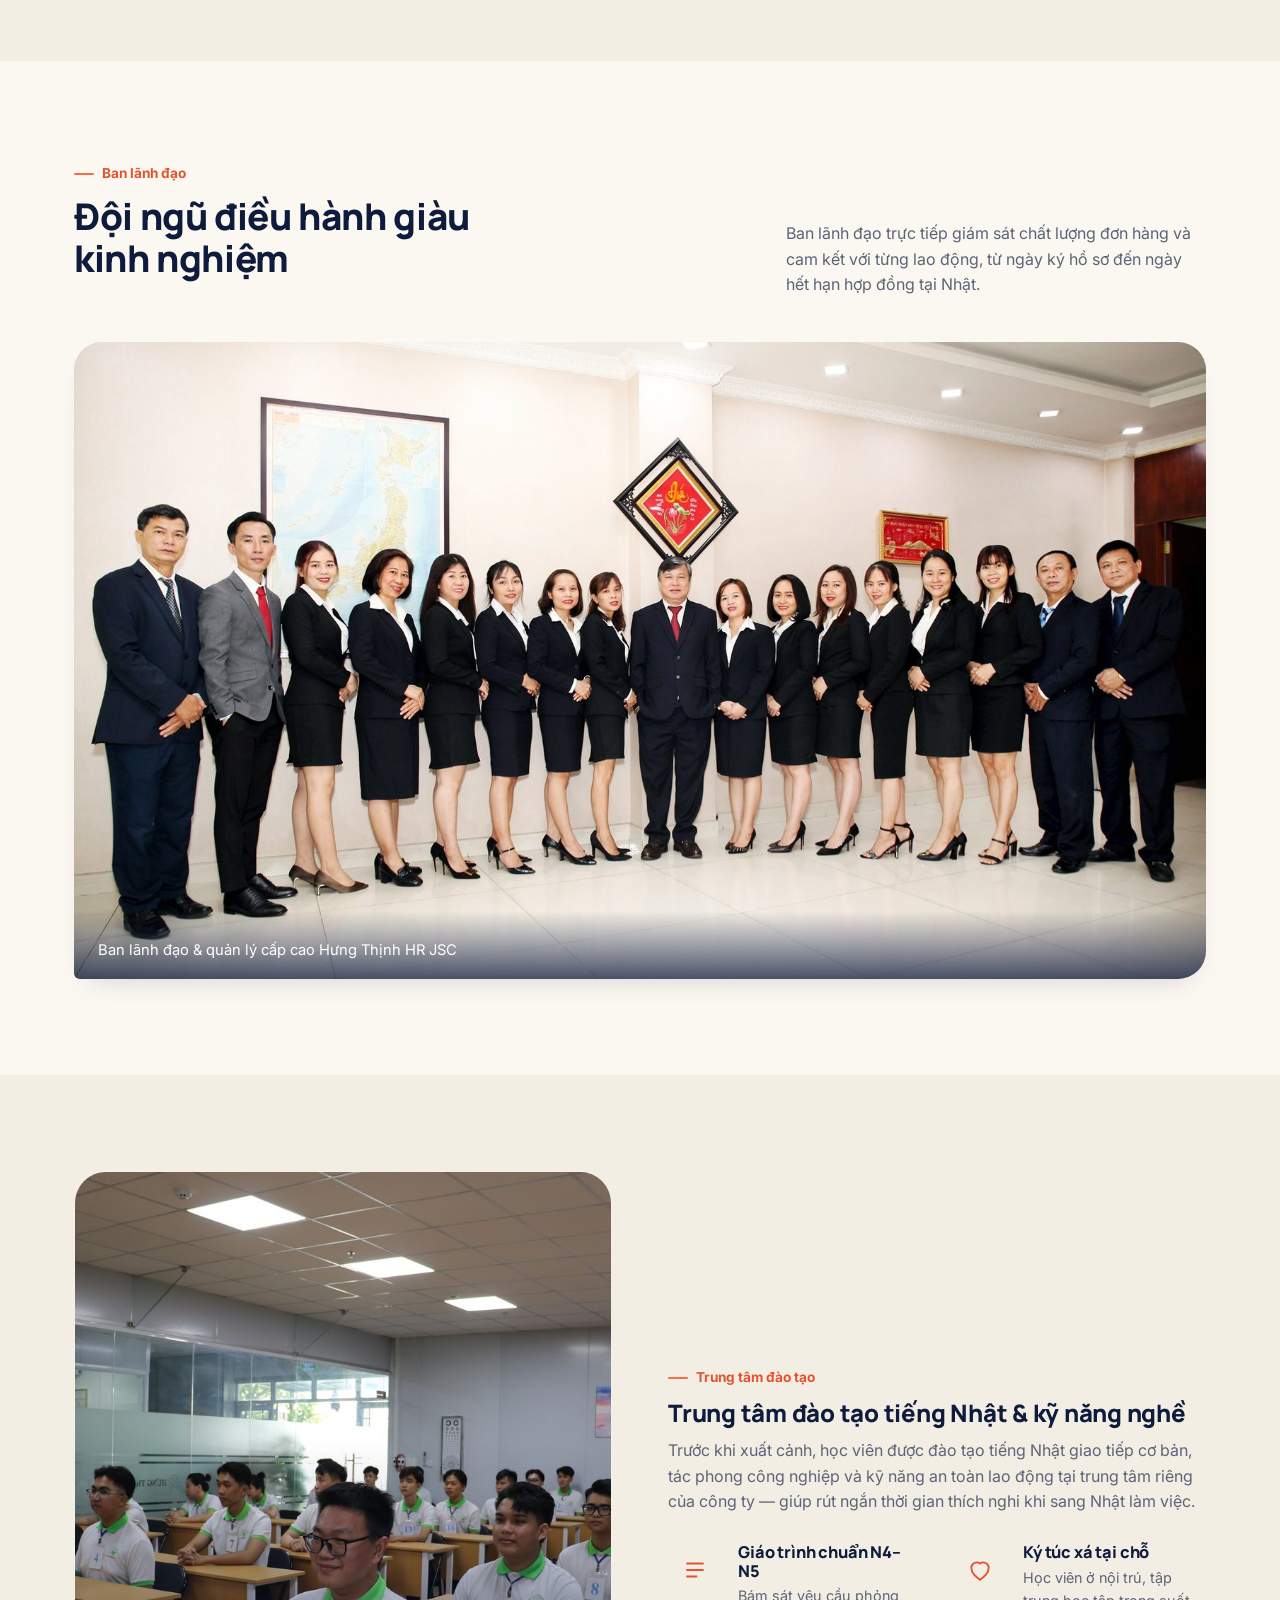
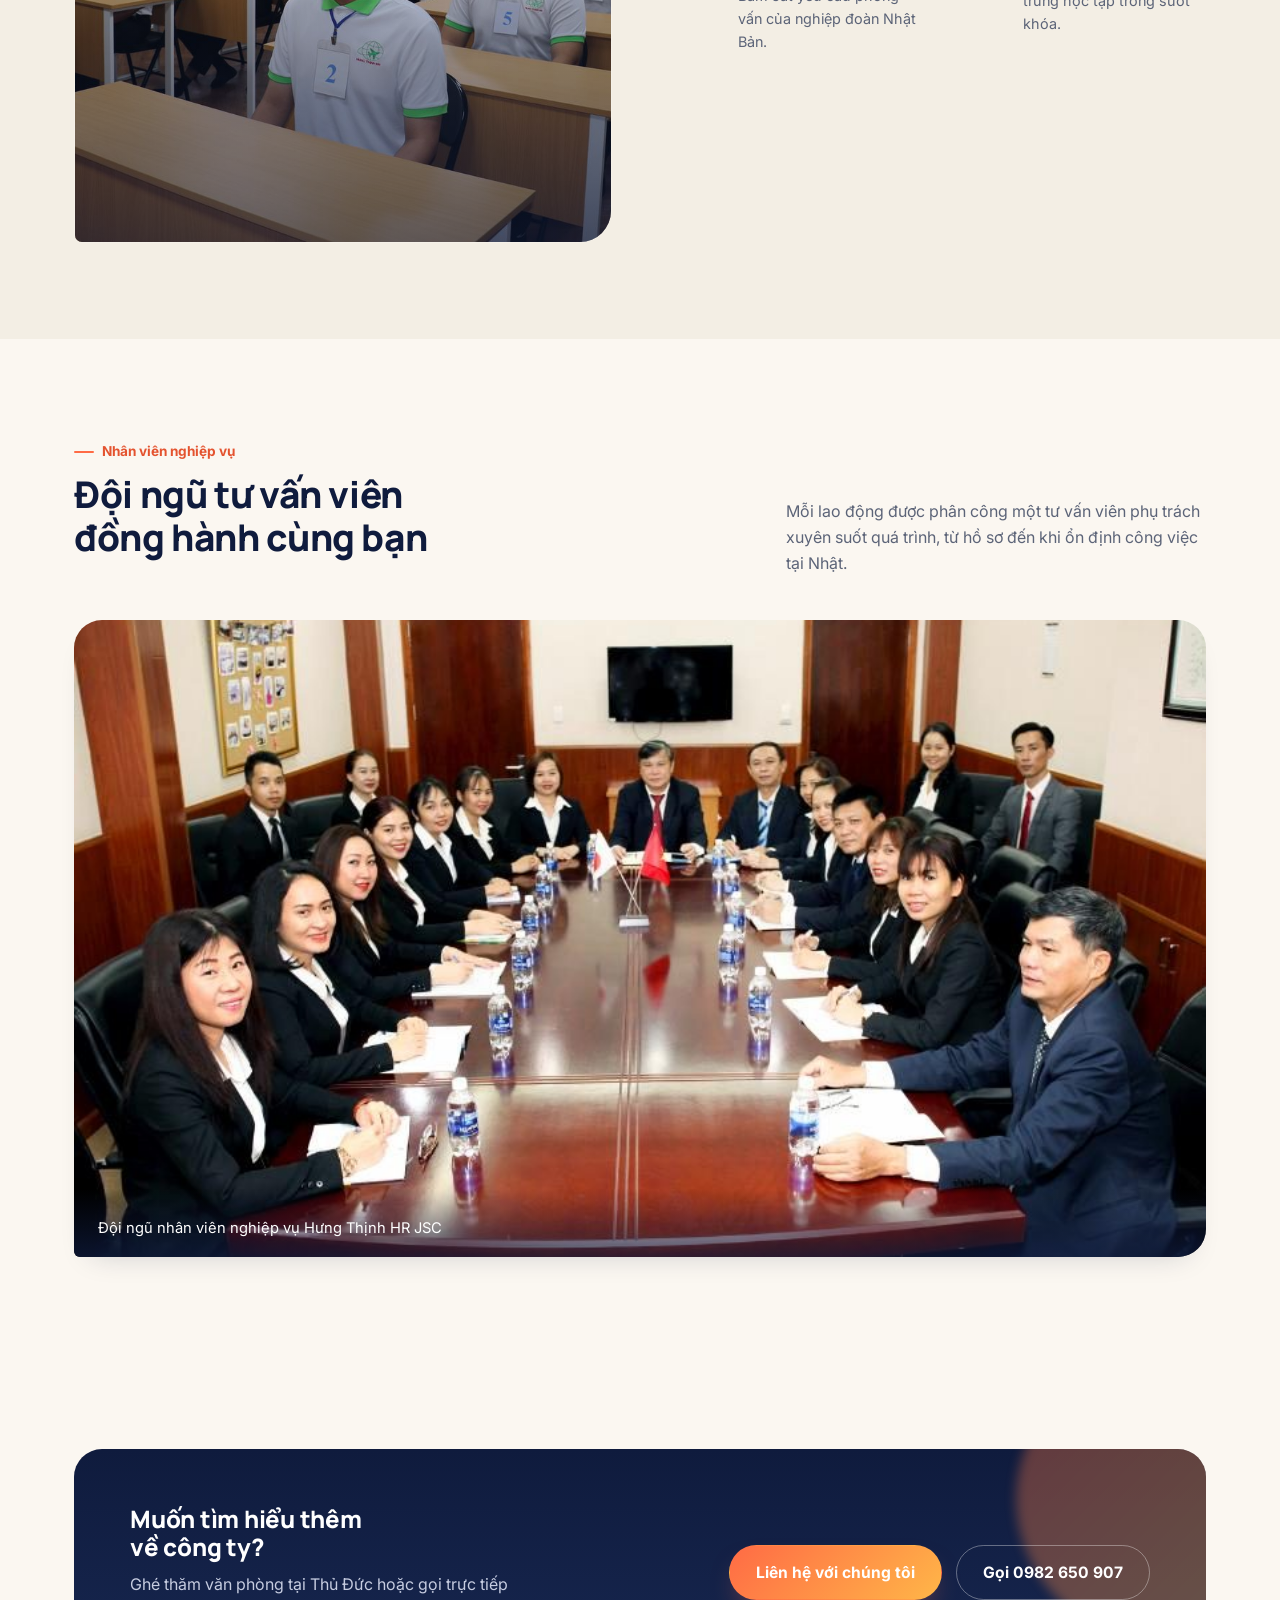
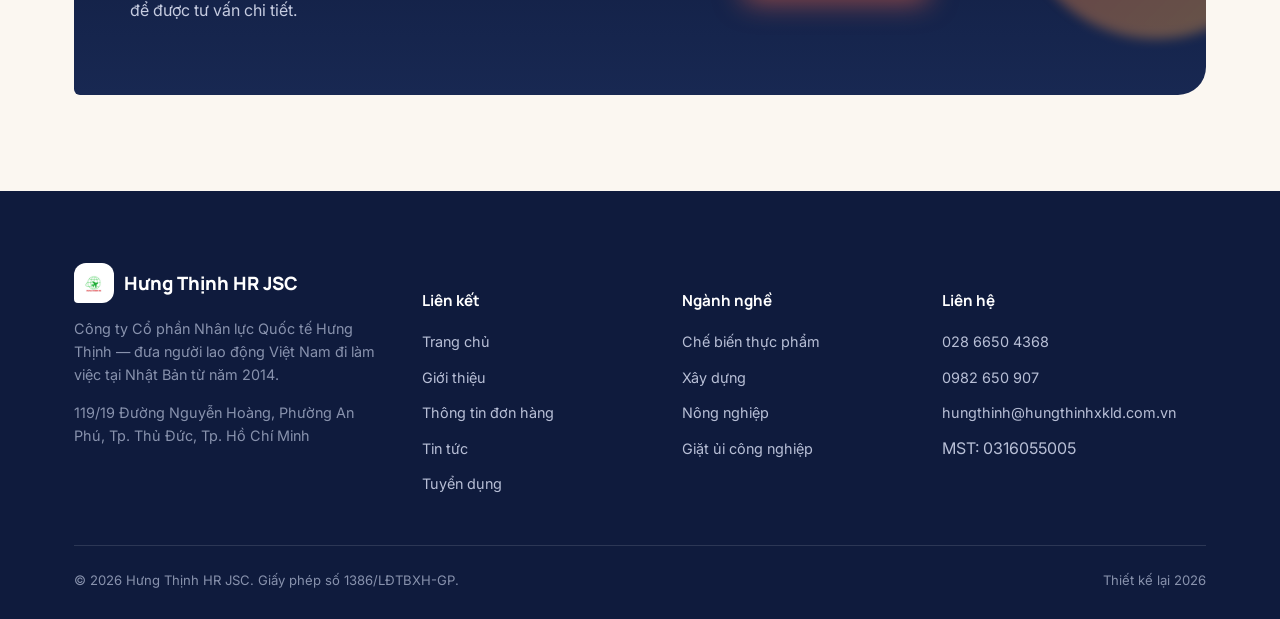
<file: gioi-thieu.html>
<!DOCTYPE html>
<html lang="vi">
<head>
<meta charset="UTF-8">
<meta name="viewport" content="width=device-width, initial-scale=1">
<title>Giới thiệu — Hưng Thịnh HR JSC</title>
<meta name="description" content="Giới thiệu về Hưng Thịnh HR JSC: lịch sử hình thành, ban lãnh đạo, trung tâm đào tạo và đội ngũ nhân viên nghiệp vụ.">
<link rel="preconnect" href="https://fonts.googleapis.com">
<link href="https://fonts.googleapis.com/css2?family=Manrope:wght@700;800&family=Inter:wght@400;500;600;700&display=swap" rel="stylesheet">
<link rel="stylesheet" href="styles.css">
</head>
<body>

<div class="topbar">
  <div class="container">
    <div class="topbar-contact">
      <span>Hotline: <strong>0982 650 907</strong></span>
      <span>Email: <strong>hungthinh@hungthinhxkld.com.vn</strong></span>
    </div>
    <div>Giấy phép số 1386/LĐTBXH-GP</div>
  </div>
</div>

<div class="navwrap">
  <nav class="nav container">
    <a class="brand" href="index.html">
      <span class="brand-mark"><img src="images/logo.jpg" alt="Logo Hưng Thịnh HR"></span>
      <span>Hưng Thịnh HR JSC
        <small>Xuất khẩu lao động Nhật Bản</small>
      </span>
    </a>
    <ul class="navlinks">
      <li><a href="index.html">Trang chủ</a></li>
      <li class="has-sub current">
        <a href="gioi-thieu.html">Giới thiệu</a>
        <ul class="submenu">
          <li><a href="gioi-thieu.html#gioi-thieu-chung">Giới thiệu chung</a></li>
          <li><a href="gioi-thieu.html#ban-lanh-dao">Ban lãnh đạo</a></li>
          <li><a href="gioi-thieu.html#trung-tam-dao-tao">Trung tâm đào tạo</a></li>
          <li><a href="gioi-thieu.html#nhan-vien">Nhân viên nghiệp vụ</a></li>
        </ul>
      </li>
      <li><a href="don-hang.html">Thông tin đơn hàng</a></li>
      <li><a href="tin-tuc.html">Tin tức</a></li>
      <li><a href="tuyen-dung.html">Tuyển dụng</a></li>
      <li><a href="lien-he.html">Liên hệ</a></li>
    </ul>
    <div class="nav-cta">
      <a class="btn btn-primary" href="tel:0982650907"><span>Gọi tư vấn:</span> 0982 650 907</a>
      <button class="nav-toggle" aria-label="Mở menu" aria-expanded="false">
        <span></span><span></span><span></span>
      </button>
    </div>
  </nav>
</div>

<header class="page-hero">
  <div class="hero-sun" aria-hidden="true"></div>
  <div class="container">
    <div class="breadcrumb"><a href="index.html">Trang chủ</a> / Giới thiệu</div>
    <h1>12 năm đồng hành cùng người lao động Việt Nam sang Nhật Bản</h1>
    <p>Hưng Thịnh HR JSC là công ty dịch vụ đưa người lao động đi làm việc ở nước ngoài, hoạt động hợp pháp theo giấy phép của Bộ Lao động – Thương binh và Xã hội.</p>
  </div>
</header>

<section id="gioi-thieu-chung">
  <div class="container split">
    <div>
      <div class="section-tag">Giới thiệu chung</div>
      <h2>Từ một văn phòng nhỏ đến đối tác của hơn 40 nghiệp đoàn Nhật Bản</h2>
      <p>CÔNG TY CỔ PHẦN NHÂN LỰC QUỐC TẾ HƯNG THỊNH được thành lập với sứ mệnh kết nối lao động Việt Nam có tay nghề, chăm chỉ với các doanh nghiệp Nhật Bản đang cần nhân lực. Qua nhiều năm hoạt động, chúng tôi đã xây dựng mạng lưới đối tác trải rộng khắp các ngành thực phẩm, xây dựng, nông nghiệp và giặt ủi công nghiệp.</p>
      <p>Chúng tôi tin rằng mỗi chuyến đi xuất khẩu lao động không chỉ là một công việc, mà là một bước ngoặt cho cả gia đình — vì vậy mọi khâu từ tư vấn, đào tạo đến hỗ trợ tại Nhật đều được thực hiện với sự tận tâm và minh bạch.</p>
    </div>
    <div class="hero-visual" style="aspect-ratio:4/5;">
      <img class="photo" src="images/about-partnership.jpg" alt="Lãnh đạo Hưng Thịnh HR trao đổi hợp tác với đối tác Nhật Bản tại văn phòng công ty">
    </div>
  </div>
</section>

<section style="background:var(--paper-dim); padding-top:0;">
  <div class="container">
    <div class="stat-strip">
      <div><strong>12+</strong><span>Năm kinh nghiệm</span></div>
      <div><strong>3.500+</strong><span>Lao động đã xuất cảnh</span></div>
      <div><strong>40+</strong><span>Đối tác Nhật Bản</span></div>
      <div><strong>98%</strong><span>Tỷ lệ đỗ phỏng vấn &amp; visa</span></div>
    </div>
  </div>
</section>

<section id="ban-lanh-dao">
  <div class="container">
    <div class="section-head">
      <div>
        <div class="section-tag">Ban lãnh đạo</div>
        <h2>Đội ngũ điều hành giàu kinh nghiệm</h2>
      </div>
      <p>Ban lãnh đạo trực tiếp giám sát chất lượng đơn hàng và cam kết với từng lao động, từ ngày ký hồ sơ đến ngày hết hạn hợp đồng tại Nhật.</p>
    </div>
    <figure class="team-photo">
      <img src="images/leadership-team.jpg" alt="Ban lãnh đạo và đội ngũ quản lý Hưng Thịnh HR JSC">
      <figcaption>Ban lãnh đạo &amp; quản lý cấp cao Hưng Thịnh HR JSC</figcaption>
    </figure>
  </div>
</section>

<section id="trung-tam-dao-tao" style="background:var(--paper-dim)">
  <div class="container split">
    <div class="hero-visual" style="aspect-ratio:4/5; order:-1;">
      <img class="photo" src="images/training-classroom.jpg" alt="Học viên Hưng Thịnh HR trong lớp học tại trung tâm đào tạo">
    </div>
    <div>
      <div class="section-tag">Trung tâm đào tạo</div>
      <h2>Trung tâm đào tạo tiếng Nhật &amp; kỹ năng nghề</h2>
      <p>Trước khi xuất cảnh, học viên được đào tạo tiếng Nhật giao tiếp cơ bản, tác phong công nghiệp và kỹ năng an toàn lao động tại trung tâm riêng của công ty — giúp rút ngắn thời gian thích nghi khi sang Nhật làm việc.</p>
      <div class="why-grid" style="margin-top:28px;">
        <div class="why-item">
          <div class="icon-tile"><svg viewBox="0 0 24 24" fill="none" stroke="#E4532F" stroke-width="1.7"><path d="M4 6h16M4 12h16M4 18h10"/></svg></div>
          <div><h4>Giáo trình chuẩn N4–N5</h4><p>Bám sát yêu cầu phỏng vấn của nghiệp đoàn Nhật Bản.</p></div>
        </div>
        <div class="why-item">
          <div class="icon-tile"><svg viewBox="0 0 24 24" fill="none" stroke="#E4532F" stroke-width="1.7"><path d="M12 21c-4-3-8-6-8-11a5 5 0 0 1 8-4 5 5 0 0 1 8 4c0 5-4 8-8 11Z"/></svg></div>
          <div><h4>Ký túc xá tại chỗ</h4><p>Học viên ở nội trú, tập trung học tập trong suốt khóa.</p></div>
        </div>
      </div>
    </div>
  </div>
</section>

<section id="nhan-vien">
  <div class="container">
    <div class="section-head">
      <div>
        <div class="section-tag">Nhân viên nghiệp vụ</div>
        <h2>Đội ngũ tư vấn viên đồng hành cùng bạn</h2>
      </div>
      <p>Mỗi lao động được phân công một tư vấn viên phụ trách xuyên suốt quá trình, từ hồ sơ đến khi ổn định công việc tại Nhật.</p>
    </div>
    <figure class="team-photo">
      <img src="images/staff-team.jpg" alt="Đội ngũ nhân viên nghiệp vụ Hưng Thịnh HR trong buổi họp với đối tác">
      <figcaption>Đội ngũ nhân viên nghiệp vụ Hưng Thịnh HR JSC</figcaption>
    </figure>
  </div>
</section>

<section>
  <div class="container">
    <div class="cta-banner">
      <div>
        <h2>Muốn tìm hiểu thêm về công ty?</h2>
        <p>Ghé thăm văn phòng tại Thủ Đức hoặc gọi trực tiếp để được tư vấn chi tiết.</p>
      </div>
      <div class="cta-actions">
        <a class="btn btn-primary" href="lien-he.html">Liên hệ với chúng tôi</a>
        <a class="btn btn-on-dark" href="tel:0982650907">Gọi 0982 650 907</a>
      </div>
    </div>
  </div>
</section>

<footer>
  <div class="container">
    <div class="footer-grid">
      <div class="footer-brand">
        <div class="brand">
          <span class="brand-mark"><img src="images/logo.jpg" alt="Logo Hưng Thịnh HR"></span>
          <span>Hưng Thịnh HR JSC</span>
        </div>
        <p>Công ty Cổ phần Nhân lực Quốc tế Hưng Thịnh — đưa người lao động Việt Nam đi làm việc tại Nhật Bản từ năm 2014.</p>
        <p>119/19 Đường Nguyễn Hoàng, Phường An Phú, Tp. Thủ Đức, Tp. Hồ Chí Minh</p>
      </div>
      <div>
        <h5>Liên kết</h5>
        <ul>
          <li><a href="index.html">Trang chủ</a></li>
          <li><a href="gioi-thieu.html">Giới thiệu</a></li>
          <li><a href="don-hang.html">Thông tin đơn hàng</a></li>
          <li><a href="tin-tuc.html">Tin tức</a></li>
          <li><a href="tuyen-dung.html">Tuyển dụng</a></li>
        </ul>
      </div>
      <div>
        <h5>Ngành nghề</h5>
        <ul>
          <li><a href="don-hang.html">Chế biến thực phẩm</a></li>
          <li><a href="don-hang.html">Xây dựng</a></li>
          <li><a href="don-hang.html">Nông nghiệp</a></li>
          <li><a href="don-hang.html">Giặt ủi công nghiệp</a></li>
        </ul>
      </div>
      <div>
        <h5>Liên hệ</h5>
        <ul>
          <li><a href="tel:02866504368">028 6650 4368</a></li>
          <li><a href="tel:0982650907">0982 650 907</a></li>
          <li><a href="mailto:hungthinh@hungthinhxkld.com.vn">hungthinh@hungthinhxkld.com.vn</a></li>
          <li>MST: 0316055005</li>
        </ul>
      </div>
    </div>
    <div class="footer-bottom">
      <span>© 2026 Hưng Thịnh HR JSC. Giấy phép số 1386/LĐTBXH-GP.</span>
      <span>Thiết kế lại 2026</span>
    </div>
  </div>
</footer>

<script src="main.js"></script>
</body>
</html>
</file>
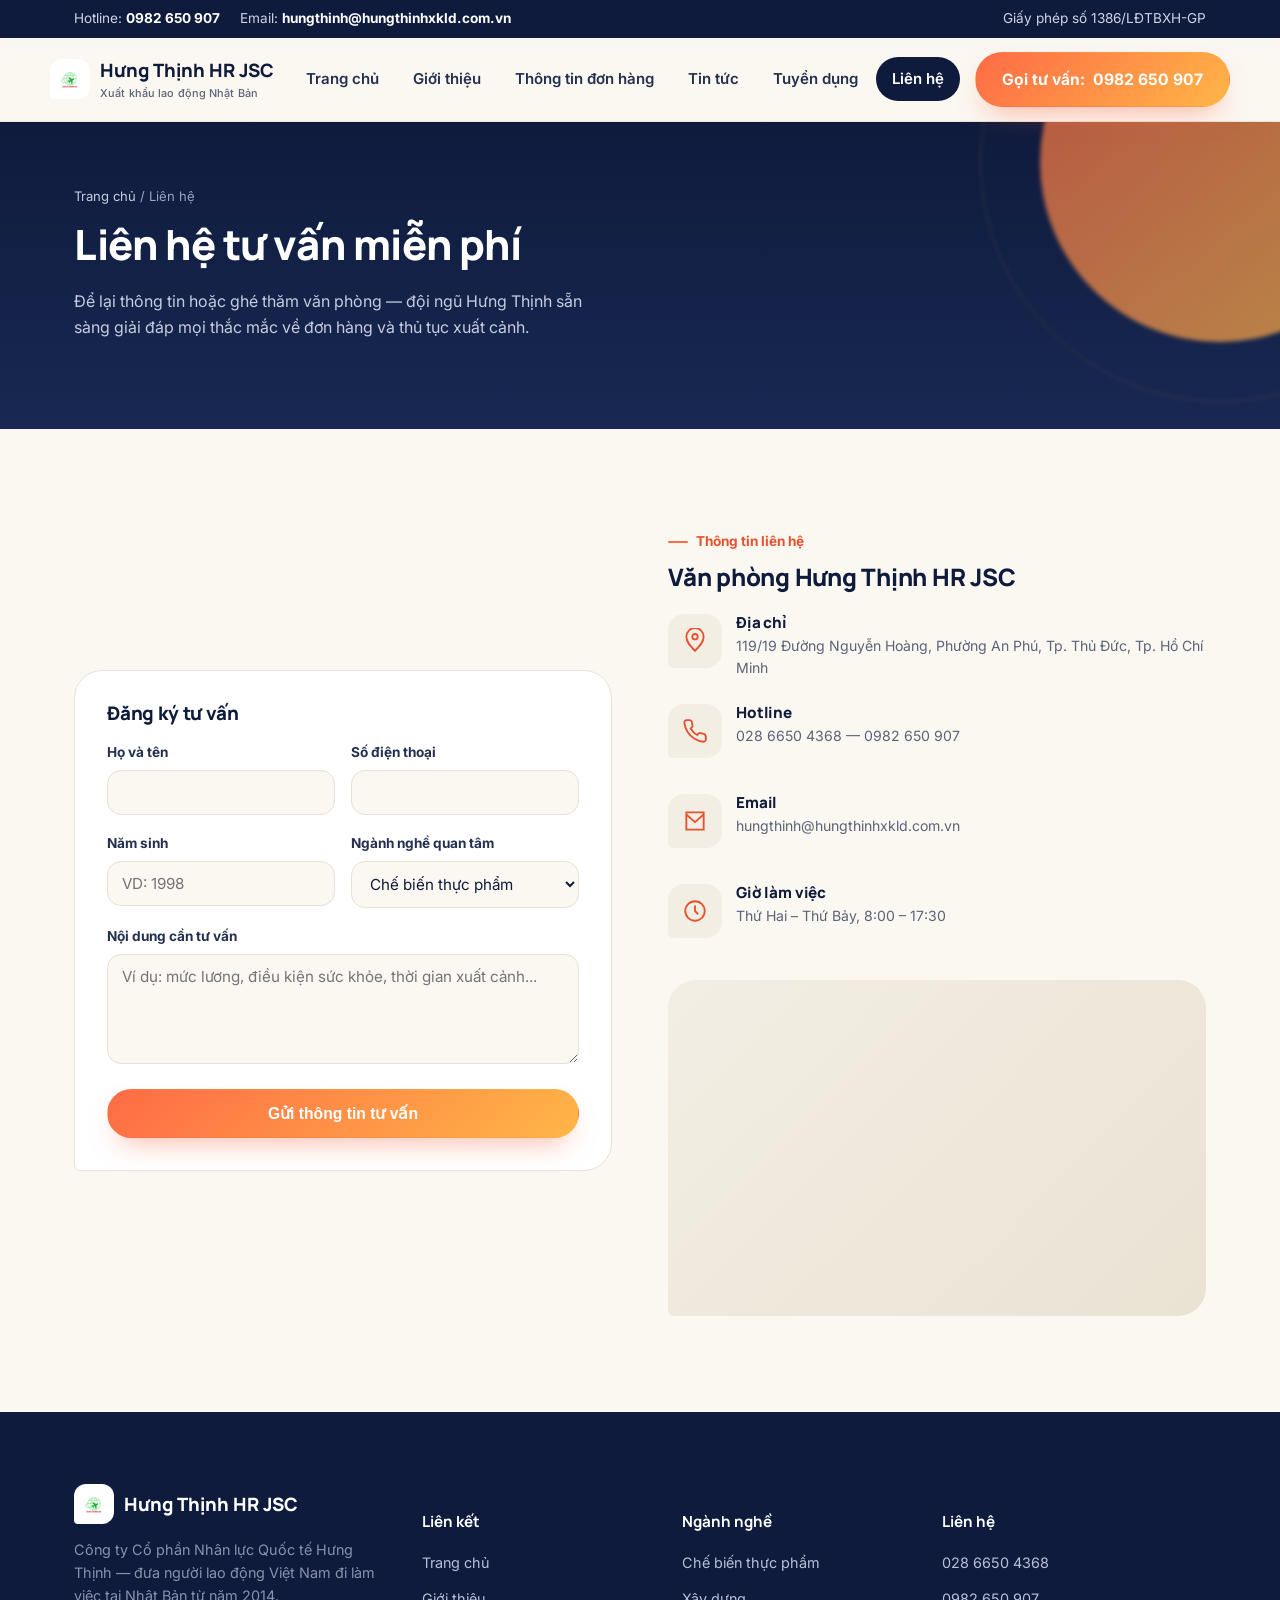
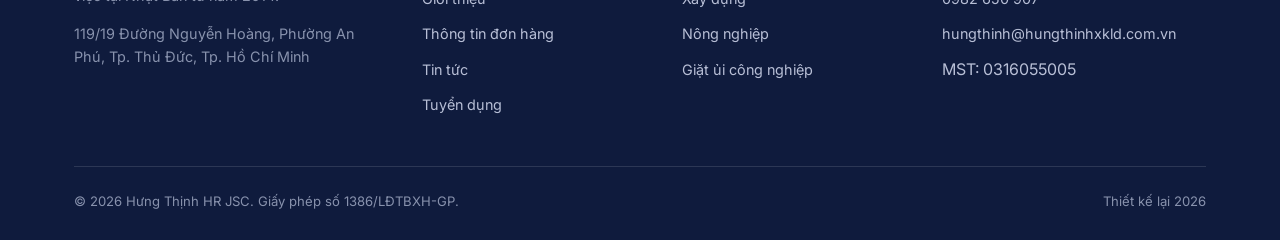
<file: lien-he.html>
<!DOCTYPE html>
<html lang="vi">
<head>
<meta charset="UTF-8">
<meta name="viewport" content="width=device-width, initial-scale=1">
<title>Liên hệ — Hưng Thịnh HR JSC</title>
<meta name="description" content="Liên hệ Hưng Thịnh HR JSC để được tư vấn miễn phí về đơn hàng xuất khẩu lao động Nhật Bản. Hotline 0982 650 907.">
<link rel="preconnect" href="https://fonts.googleapis.com">
<link href="https://fonts.googleapis.com/css2?family=Manrope:wght@700;800&family=Inter:wght@400;500;600;700&display=swap" rel="stylesheet">
<link rel="stylesheet" href="styles.css">
</head>
<body>

<div class="topbar">
  <div class="container">
    <div class="topbar-contact">
      <span>Hotline: <strong>0982 650 907</strong></span>
      <span>Email: <strong>hungthinh@hungthinhxkld.com.vn</strong></span>
    </div>
    <div>Giấy phép số 1386/LĐTBXH-GP</div>
  </div>
</div>

<div class="navwrap">
  <nav class="nav container">
    <a class="brand" href="index.html">
      <span class="brand-mark"><img src="images/logo.jpg" alt="Logo Hưng Thịnh HR"></span>
      <span>Hưng Thịnh HR JSC
        <small>Xuất khẩu lao động Nhật Bản</small>
      </span>
    </a>
    <ul class="navlinks">
      <li><a href="index.html">Trang chủ</a></li>
      <li class="has-sub">
        <a href="gioi-thieu.html">Giới thiệu</a>
        <ul class="submenu">
          <li><a href="gioi-thieu.html#gioi-thieu-chung">Giới thiệu chung</a></li>
          <li><a href="gioi-thieu.html#ban-lanh-dao">Ban lãnh đạo</a></li>
          <li><a href="gioi-thieu.html#trung-tam-dao-tao">Trung tâm đào tạo</a></li>
          <li><a href="gioi-thieu.html#nhan-vien">Nhân viên nghiệp vụ</a></li>
        </ul>
      </li>
      <li><a href="don-hang.html">Thông tin đơn hàng</a></li>
      <li><a href="tin-tuc.html">Tin tức</a></li>
      <li><a href="tuyen-dung.html">Tuyển dụng</a></li>
      <li class="current"><a href="lien-he.html">Liên hệ</a></li>
    </ul>
    <div class="nav-cta">
      <a class="btn btn-primary" href="tel:0982650907"><span>Gọi tư vấn:</span> 0982 650 907</a>
      <button class="nav-toggle" aria-label="Mở menu" aria-expanded="false">
        <span></span><span></span><span></span>
      </button>
    </div>
  </nav>
</div>

<header class="page-hero">
  <div class="hero-sun" aria-hidden="true"></div>
  <div class="container">
    <div class="breadcrumb"><a href="index.html">Trang chủ</a> / Liên hệ</div>
    <h1>Liên hệ tư vấn miễn phí</h1>
    <p>Để lại thông tin hoặc ghé thăm văn phòng — đội ngũ Hưng Thịnh sẵn sàng giải đáp mọi thắc mắc về đơn hàng và thủ tục xuất cảnh.</p>
  </div>
</header>

<section>
  <div class="container split">
    <div class="form-card">
      <h3 style="margin-bottom:18px;">Đăng ký tư vấn</h3>
      <form onsubmit="event.preventDefault(); alert('Cảm ơn bạn đã liên hệ. Đây là bản demo giao diện, chưa kết nối gửi dữ liệu.');">
        <div class="form-row">
          <div class="field"><label for="lh-name">Họ và tên</label><input id="lh-name" type="text" required></div>
          <div class="field"><label for="lh-phone">Số điện thoại</label><input id="lh-phone" type="tel" required></div>
        </div>
        <div class="form-row">
          <div class="field"><label for="lh-age">Năm sinh</label><input id="lh-age" type="text" placeholder="VD: 1998"></div>
          <div class="field"><label for="lh-nganh">Ngành nghề quan tâm</label>
            <select id="lh-nganh">
              <option>Chế biến thực phẩm</option>
              <option>Xây dựng</option>
              <option>Nông nghiệp</option>
              <option>Giặt ủi công nghiệp</option>
              <option>Chưa xác định — cần tư vấn</option>
            </select>
          </div>
        </div>
        <div class="field"><label for="lh-note">Nội dung cần tư vấn</label><textarea id="lh-note" placeholder="Ví dụ: mức lương, điều kiện sức khỏe, thời gian xuất cảnh..."></textarea></div>
        <button class="btn btn-primary" type="submit" style="width:100%; justify-content:center;">Gửi thông tin tư vấn</button>
      </form>
    </div>

    <div>
      <div class="section-tag">Thông tin liên hệ</div>
      <h2>Văn phòng Hưng Thịnh HR JSC</h2>
      <div class="info-list" style="margin-top:24px;">
        <div class="item">
          <div class="icon-tile"><svg viewBox="0 0 24 24" fill="none" stroke="#E4532F" stroke-width="1.7"><path d="M12 21c-4-4-8-8-8-13a8 8 0 0 1 16 0c0 5-4 9-8 13Z"/><circle cx="12" cy="8" r="2.5"/></svg></div>
          <div><h4>Địa chỉ</h4><p>119/19 Đường Nguyễn Hoàng, Phường An Phú, Tp. Thủ Đức, Tp. Hồ Chí Minh</p></div>
        </div>
        <div class="item">
          <div class="icon-tile"><svg viewBox="0 0 24 24" fill="none" stroke="#E4532F" stroke-width="1.7"><path d="M22 16.9v3a2 2 0 0 1-2.2 2 19.8 19.8 0 0 1-8.6-3 19.5 19.5 0 0 1-6-6 19.8 19.8 0 0 1-3-8.7A2 2 0 0 1 4.1 2h3a2 2 0 0 1 2 1.7c.1.9.3 1.8.6 2.7a2 2 0 0 1-.5 2.1L8 9.7a16 16 0 0 0 6 6l1.2-1.2a2 2 0 0 1 2.1-.5c.9.3 1.8.5 2.7.6a2 2 0 0 1 1.7 2Z"/></svg></div>
          <div><h4>Hotline</h4><p>028 6650 4368 — 0982 650 907</p></div>
        </div>
        <div class="item">
          <div class="icon-tile"><svg viewBox="0 0 24 24" fill="none" stroke="#E4532F" stroke-width="1.7"><path d="M4 4h16v16H4z"/><path d="m4 6 8 7 8-7"/></svg></div>
          <div><h4>Email</h4><p>hungthinh@hungthinhxkld.com.vn</p></div>
        </div>
        <div class="item">
          <div class="icon-tile"><svg viewBox="0 0 24 24" fill="none" stroke="#E4532F" stroke-width="1.7"><circle cx="12" cy="12" r="9"/><path d="M12 7v5l3 3"/></svg></div>
          <div><h4>Giờ làm việc</h4><p>Thứ Hai – Thứ Bảy, 8:00 – 17:30</p></div>
        </div>
      </div>
      <div class="map-ph">
        <iframe src="https://www.google.com/maps?q=119%2F19%20%C4%90%C6%B0%E1%BB%9Dng%20Nguy%E1%BB%85n%20Ho%C3%A0ng%2C%20Ph%C6%B0%E1%BB%9Dng%20An%20Ph%C3%BA%2C%20Tp.%20Th%E1%BB%A7%20%C4%90%E1%BB%A9c%2C%20Tp.%20H%E1%BB%93%20Ch%C3%AD%20Minh&output=embed" loading="lazy" referrerpolicy="no-referrer-when-downgrade" title="Bản đồ văn phòng Hưng Thịnh HR JSC" allowfullscreen></iframe>
      </div>
    </div>
  </div>
</section>

<footer>
  <div class="container">
    <div class="footer-grid">
      <div class="footer-brand">
        <div class="brand">
          <span class="brand-mark"><img src="images/logo.jpg" alt="Logo Hưng Thịnh HR"></span>
          <span>Hưng Thịnh HR JSC</span>
        </div>
        <p>Công ty Cổ phần Nhân lực Quốc tế Hưng Thịnh — đưa người lao động Việt Nam đi làm việc tại Nhật Bản từ năm 2014.</p>
        <p>119/19 Đường Nguyễn Hoàng, Phường An Phú, Tp. Thủ Đức, Tp. Hồ Chí Minh</p>
      </div>
      <div>
        <h5>Liên kết</h5>
        <ul>
          <li><a href="index.html">Trang chủ</a></li>
          <li><a href="gioi-thieu.html">Giới thiệu</a></li>
          <li><a href="don-hang.html">Thông tin đơn hàng</a></li>
          <li><a href="tin-tuc.html">Tin tức</a></li>
          <li><a href="tuyen-dung.html">Tuyển dụng</a></li>
        </ul>
      </div>
      <div>
        <h5>Ngành nghề</h5>
        <ul>
          <li><a href="don-hang.html">Chế biến thực phẩm</a></li>
          <li><a href="don-hang.html">Xây dựng</a></li>
          <li><a href="don-hang.html">Nông nghiệp</a></li>
          <li><a href="don-hang.html">Giặt ủi công nghiệp</a></li>
        </ul>
      </div>
      <div>
        <h5>Liên hệ</h5>
        <ul>
          <li><a href="tel:02866504368">028 6650 4368</a></li>
          <li><a href="tel:0982650907">0982 650 907</a></li>
          <li><a href="mailto:hungthinh@hungthinhxkld.com.vn">hungthinh@hungthinhxkld.com.vn</a></li>
          <li>MST: 0316055005</li>
        </ul>
      </div>
    </div>
    <div class="footer-bottom">
      <span>© 2026 Hưng Thịnh HR JSC. Giấy phép số 1386/LĐTBXH-GP.</span>
      <span>Thiết kế lại 2026</span>
    </div>
  </div>
</footer>

<script src="main.js"></script>
</body>
</html>
</file>
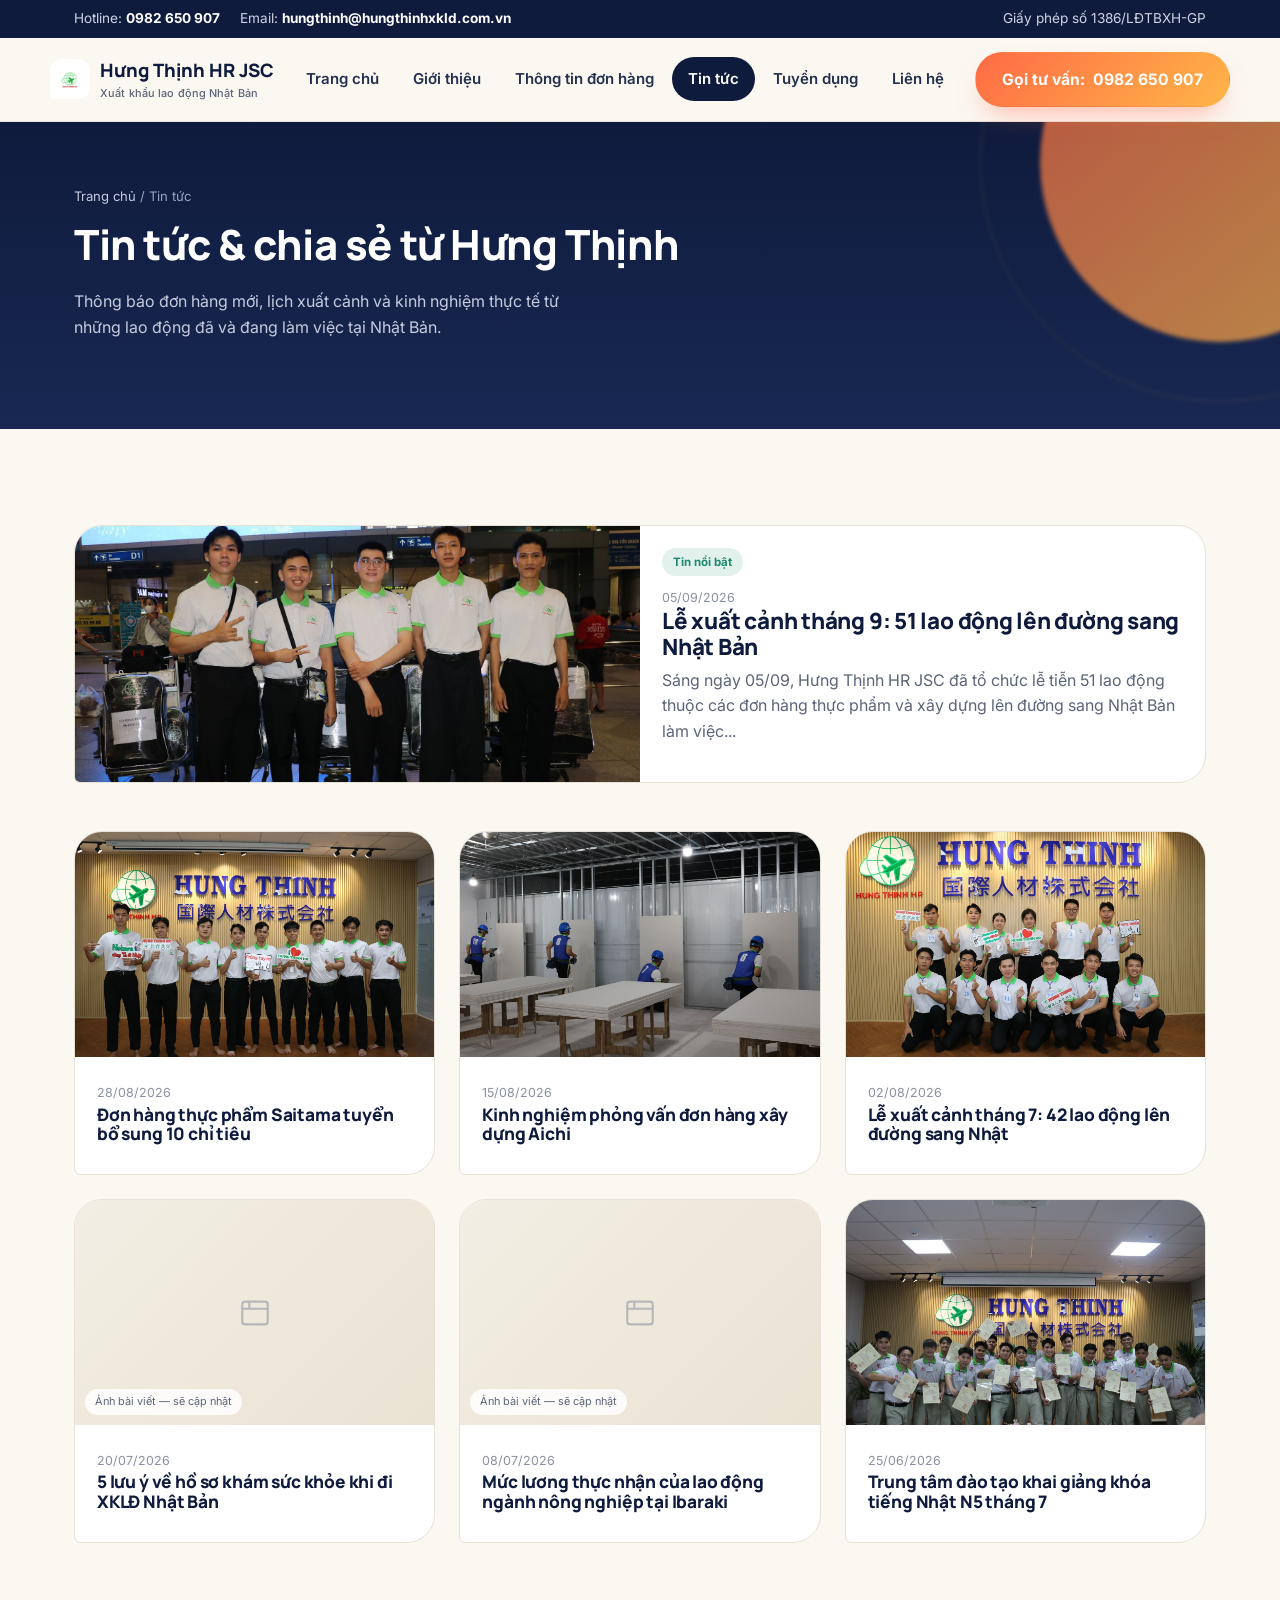
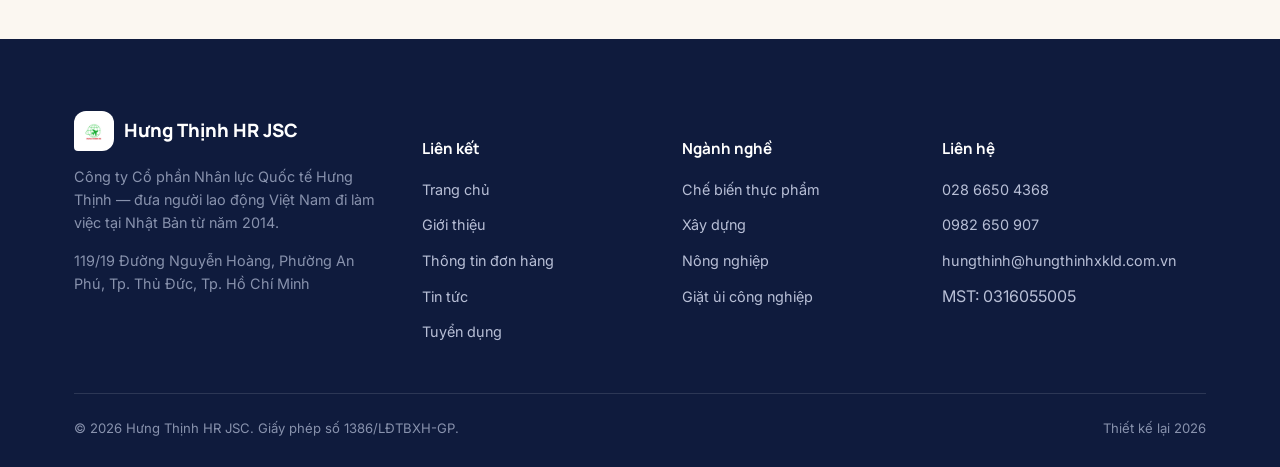
<file: tin-tuc.html>
<!DOCTYPE html>
<html lang="vi">
<head>
<meta charset="UTF-8">
<meta name="viewport" content="width=device-width, initial-scale=1">
<title>Tin tức — Hưng Thịnh HR JSC</title>
<meta name="description" content="Tin tức, thông báo đơn hàng mới và chia sẻ kinh nghiệm xuất khẩu lao động Nhật Bản từ Hưng Thịnh HR JSC.">
<link rel="preconnect" href="https://fonts.googleapis.com">
<link href="https://fonts.googleapis.com/css2?family=Manrope:wght@700;800&family=Inter:wght@400;500;600;700&display=swap" rel="stylesheet">
<link rel="stylesheet" href="styles.css">
</head>
<body>

<div class="topbar">
  <div class="container">
    <div class="topbar-contact">
      <span>Hotline: <strong>0982 650 907</strong></span>
      <span>Email: <strong>hungthinh@hungthinhxkld.com.vn</strong></span>
    </div>
    <div>Giấy phép số 1386/LĐTBXH-GP</div>
  </div>
</div>

<div class="navwrap">
  <nav class="nav container">
    <a class="brand" href="index.html">
      <span class="brand-mark"><img src="images/logo.jpg" alt="Logo Hưng Thịnh HR"></span>
      <span>Hưng Thịnh HR JSC
        <small>Xuất khẩu lao động Nhật Bản</small>
      </span>
    </a>
    <ul class="navlinks">
      <li><a href="index.html">Trang chủ</a></li>
      <li class="has-sub">
        <a href="gioi-thieu.html">Giới thiệu</a>
        <ul class="submenu">
          <li><a href="gioi-thieu.html#gioi-thieu-chung">Giới thiệu chung</a></li>
          <li><a href="gioi-thieu.html#ban-lanh-dao">Ban lãnh đạo</a></li>
          <li><a href="gioi-thieu.html#trung-tam-dao-tao">Trung tâm đào tạo</a></li>
          <li><a href="gioi-thieu.html#nhan-vien">Nhân viên nghiệp vụ</a></li>
        </ul>
      </li>
      <li><a href="don-hang.html">Thông tin đơn hàng</a></li>
      <li class="current"><a href="tin-tuc.html">Tin tức</a></li>
      <li><a href="tuyen-dung.html">Tuyển dụng</a></li>
      <li><a href="lien-he.html">Liên hệ</a></li>
    </ul>
    <div class="nav-cta">
      <a class="btn btn-primary" href="tel:0982650907"><span>Gọi tư vấn:</span> 0982 650 907</a>
      <button class="nav-toggle" aria-label="Mở menu" aria-expanded="false">
        <span></span><span></span><span></span>
      </button>
    </div>
  </nav>
</div>

<header class="page-hero">
  <div class="hero-sun" aria-hidden="true"></div>
  <div class="container">
    <div class="breadcrumb"><a href="index.html">Trang chủ</a> / Tin tức</div>
    <h1>Tin tức &amp; chia sẻ từ Hưng Thịnh</h1>
    <p>Thông báo đơn hàng mới, lịch xuất cảnh và kinh nghiệm thực tế từ những lao động đã và đang làm việc tại Nhật Bản.</p>
  </div>
</header>

<section>
  <div class="container">
    <a class="news-card" href="#" style="display:grid; grid-template-columns:1fr 1fr; gap:0; margin-bottom:48px;">
      <div class="media-ph" style="aspect-ratio:auto; height:100%;">
        <img src="images/hero-departure.jpg" alt="Lao động Hưng Thịnh HR tại sân bay trong lễ xuất cảnh tháng 9/2026">
      </div>
      <div class="news-body" style="display:flex; flex-direction:column; justify-content:center;">
        <div class="tag-row"><span class="tag status-open">Tin nổi bật</span></div>
        <time>05/09/2026</time>
        <h3 style="font-size:1.4rem;">Lễ xuất cảnh tháng 9: 51 lao động lên đường sang Nhật Bản</h3>
        <p>Sáng ngày 05/09, Hưng Thịnh HR JSC đã tổ chức lễ tiễn 51 lao động thuộc các đơn hàng thực phẩm và xây dựng lên đường sang Nhật Bản làm việc...</p>
      </div>
    </a>

    <div class="card-grid">
      <a class="news-card" href="#">
        <div class="media-ph">
          <img src="images/news-trung-tuyen.jpg" alt="Ứng viên trúng tuyển đơn hàng thực phẩm Saitama">
        </div>
        <div class="news-body">
          <time>28/08/2026</time>
          <h3>Đơn hàng thực phẩm Saitama tuyển bổ sung 10 chỉ tiêu</h3>
        </div>
      </a>
      <a class="news-card" href="#">
        <div class="media-ph">
          <img src="images/order-construction-2.jpg" alt="Đào tạo tay nghề xây dựng chuẩn bị phỏng vấn đơn hàng Aichi">
        </div>
        <div class="news-body">
          <time>15/08/2026</time>
          <h3>Kinh nghiệm phỏng vấn đơn hàng xây dựng Aichi</h3>
        </div>
      </a>
      <a class="news-card" href="#">
        <div class="media-ph">
          <img src="images/team-celebration.jpg" alt="Lao động chụp ảnh kỷ niệm trước lễ xuất cảnh tháng 7">
        </div>
        <div class="news-body">
          <time>02/08/2026</time>
          <h3>Lễ xuất cảnh tháng 7: 42 lao động lên đường sang Nhật</h3>
        </div>
      </a>
      <a class="news-card" href="#">
        <div class="media-ph">
          <svg viewBox="0 0 24 24" fill="none" stroke="currentColor" stroke-width="1.5"><rect x="3" y="4" width="18" height="16" rx="2"/><path d="M3 9h18M8 4v5"/></svg>
          <span>Ảnh bài viết — sẽ cập nhật</span>
        </div>
        <div class="news-body">
          <time>20/07/2026</time>
          <h3>5 lưu ý về hồ sơ khám sức khỏe khi đi XKLĐ Nhật Bản</h3>
        </div>
      </a>
      <a class="news-card" href="#">
        <div class="media-ph">
          <svg viewBox="0 0 24 24" fill="none" stroke="currentColor" stroke-width="1.5"><rect x="3" y="4" width="18" height="16" rx="2"/><path d="M3 9h18M8 4v5"/></svg>
          <span>Ảnh bài viết — sẽ cập nhật</span>
        </div>
        <div class="news-body">
          <time>08/07/2026</time>
          <h3>Mức lương thực nhận của lao động ngành nông nghiệp tại Ibaraki</h3>
        </div>
      </a>
      <a class="news-card" href="#">
        <div class="media-ph">
          <img src="images/graduation-ceremony.jpg" alt="Lễ trao chứng chỉ khóa đào tạo tiếng Nhật tại Hưng Thịnh HR">
        </div>
        <div class="news-body">
          <time>25/06/2026</time>
          <h3>Trung tâm đào tạo khai giảng khóa tiếng Nhật N5 tháng 7</h3>
        </div>
      </a>
    </div>
  </div>
</section>

<footer>
  <div class="container">
    <div class="footer-grid">
      <div class="footer-brand">
        <div class="brand">
          <span class="brand-mark"><img src="images/logo.jpg" alt="Logo Hưng Thịnh HR"></span>
          <span>Hưng Thịnh HR JSC</span>
        </div>
        <p>Công ty Cổ phần Nhân lực Quốc tế Hưng Thịnh — đưa người lao động Việt Nam đi làm việc tại Nhật Bản từ năm 2014.</p>
        <p>119/19 Đường Nguyễn Hoàng, Phường An Phú, Tp. Thủ Đức, Tp. Hồ Chí Minh</p>
      </div>
      <div>
        <h5>Liên kết</h5>
        <ul>
          <li><a href="index.html">Trang chủ</a></li>
          <li><a href="gioi-thieu.html">Giới thiệu</a></li>
          <li><a href="don-hang.html">Thông tin đơn hàng</a></li>
          <li><a href="tin-tuc.html">Tin tức</a></li>
          <li><a href="tuyen-dung.html">Tuyển dụng</a></li>
        </ul>
      </div>
      <div>
        <h5>Ngành nghề</h5>
        <ul>
          <li><a href="don-hang.html">Chế biến thực phẩm</a></li>
          <li><a href="don-hang.html">Xây dựng</a></li>
          <li><a href="don-hang.html">Nông nghiệp</a></li>
          <li><a href="don-hang.html">Giặt ủi công nghiệp</a></li>
        </ul>
      </div>
      <div>
        <h5>Liên hệ</h5>
        <ul>
          <li><a href="tel:02866504368">028 6650 4368</a></li>
          <li><a href="tel:0982650907">0982 650 907</a></li>
          <li><a href="mailto:hungthinh@hungthinhxkld.com.vn">hungthinh@hungthinhxkld.com.vn</a></li>
          <li>MST: 0316055005</li>
        </ul>
      </div>
    </div>
    <div class="footer-bottom">
      <span>© 2026 Hưng Thịnh HR JSC. Giấy phép số 1386/LĐTBXH-GP.</span>
      <span>Thiết kế lại 2026</span>
    </div>
  </div>
</footer>

<script src="main.js"></script>
</body>
</html>
</file>
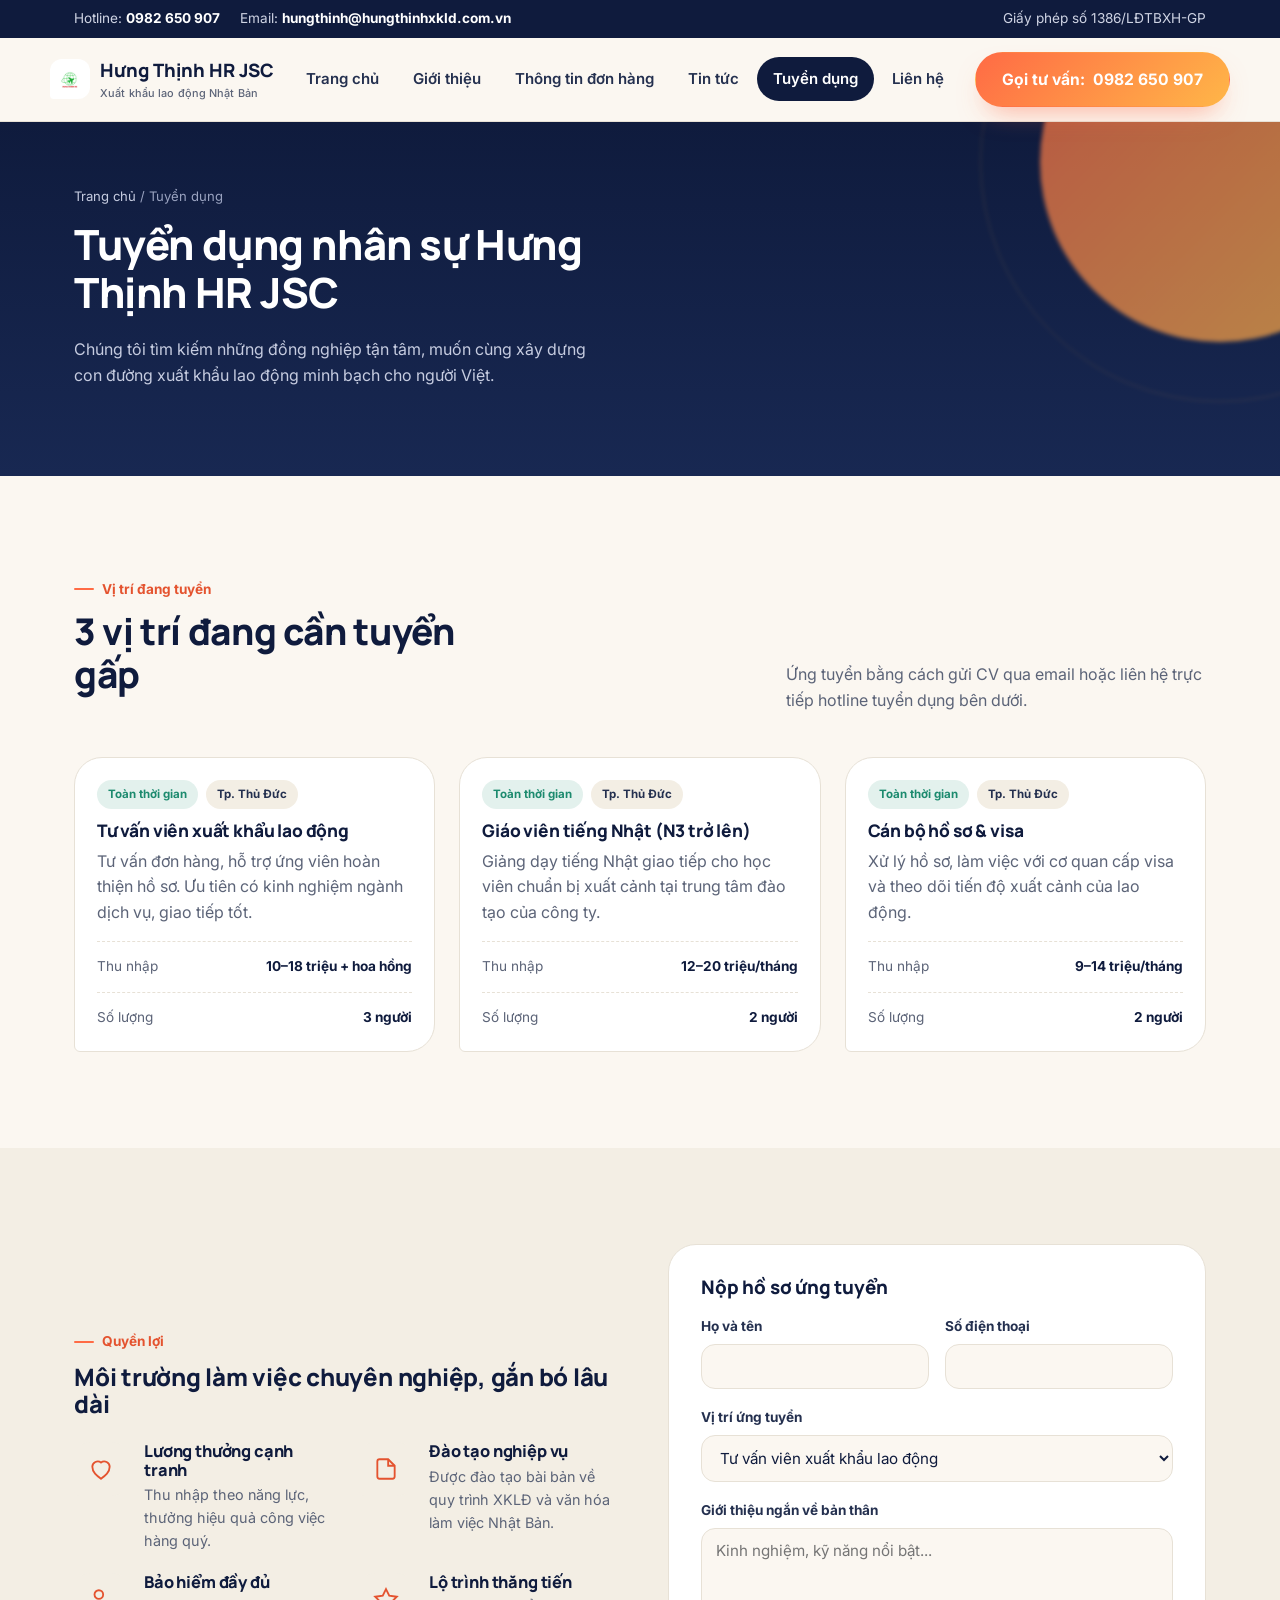
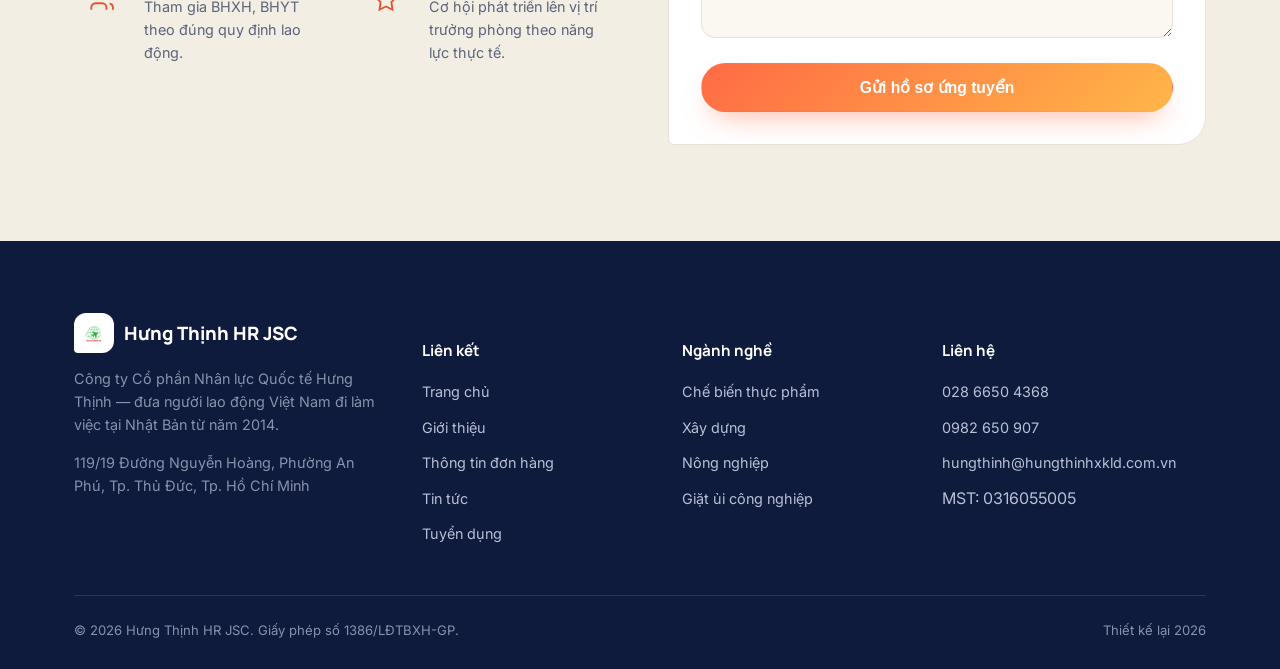
<file: tuyen-dung.html>
<!DOCTYPE html>
<html lang="vi">
<head>
<meta charset="UTF-8">
<meta name="viewport" content="width=device-width, initial-scale=1">
<title>Tuyển dụng — Hưng Thịnh HR JSC</title>
<meta name="description" content="Hưng Thịnh HR JSC tuyển dụng nhân viên nghiệp vụ: tư vấn viên, cán bộ hồ sơ, giáo viên tiếng Nhật và các vị trí văn phòng.">
<link rel="preconnect" href="https://fonts.googleapis.com">
<link href="https://fonts.googleapis.com/css2?family=Manrope:wght@700;800&family=Inter:wght@400;500;600;700&display=swap" rel="stylesheet">
<link rel="stylesheet" href="styles.css">
</head>
<body>

<div class="topbar">
  <div class="container">
    <div class="topbar-contact">
      <span>Hotline: <strong>0982 650 907</strong></span>
      <span>Email: <strong>hungthinh@hungthinhxkld.com.vn</strong></span>
    </div>
    <div>Giấy phép số 1386/LĐTBXH-GP</div>
  </div>
</div>

<div class="navwrap">
  <nav class="nav container">
    <a class="brand" href="index.html">
      <span class="brand-mark"><img src="images/logo.jpg" alt="Logo Hưng Thịnh HR"></span>
      <span>Hưng Thịnh HR JSC
        <small>Xuất khẩu lao động Nhật Bản</small>
      </span>
    </a>
    <ul class="navlinks">
      <li><a href="index.html">Trang chủ</a></li>
      <li class="has-sub">
        <a href="gioi-thieu.html">Giới thiệu</a>
        <ul class="submenu">
          <li><a href="gioi-thieu.html#gioi-thieu-chung">Giới thiệu chung</a></li>
          <li><a href="gioi-thieu.html#ban-lanh-dao">Ban lãnh đạo</a></li>
          <li><a href="gioi-thieu.html#trung-tam-dao-tao">Trung tâm đào tạo</a></li>
          <li><a href="gioi-thieu.html#nhan-vien">Nhân viên nghiệp vụ</a></li>
        </ul>
      </li>
      <li><a href="don-hang.html">Thông tin đơn hàng</a></li>
      <li><a href="tin-tuc.html">Tin tức</a></li>
      <li class="current"><a href="tuyen-dung.html">Tuyển dụng</a></li>
      <li><a href="lien-he.html">Liên hệ</a></li>
    </ul>
    <div class="nav-cta">
      <a class="btn btn-primary" href="tel:0982650907"><span>Gọi tư vấn:</span> 0982 650 907</a>
      <button class="nav-toggle" aria-label="Mở menu" aria-expanded="false">
        <span></span><span></span><span></span>
      </button>
    </div>
  </nav>
</div>

<header class="page-hero">
  <div class="hero-sun" aria-hidden="true"></div>
  <div class="container">
    <div class="breadcrumb"><a href="index.html">Trang chủ</a> / Tuyển dụng</div>
    <h1>Tuyển dụng nhân sự Hưng Thịnh HR JSC</h1>
    <p>Chúng tôi tìm kiếm những đồng nghiệp tận tâm, muốn cùng xây dựng con đường xuất khẩu lao động minh bạch cho người Việt.</p>
  </div>
</header>

<section>
  <div class="container">
    <div class="section-head">
      <div>
        <div class="section-tag">Vị trí đang tuyển</div>
        <h2>3 vị trí đang cần tuyển gấp</h2>
      </div>
      <p>Ứng tuyển bằng cách gửi CV qua email hoặc liên hệ trực tiếp hotline tuyển dụng bên dưới.</p>
    </div>

    <div class="card-grid">
      <div class="order-card">
        <div class="order-body">
          <div class="tag-row"><span class="tag status-open">Toàn thời gian</span><span class="tag">Tp. Thủ Đức</span></div>
          <h3>Tư vấn viên xuất khẩu lao động</h3>
          <p>Tư vấn đơn hàng, hỗ trợ ứng viên hoàn thiện hồ sơ. Ưu tiên có kinh nghiệm ngành dịch vụ, giao tiếp tốt.</p>
          <div class="order-meta"><span>Thu nhập</span><strong>10–18 triệu + hoa hồng</strong></div>
          <div class="order-meta"><span>Số lượng</span><strong>3 người</strong></div>
        </div>
      </div>
      <div class="order-card">
        <div class="order-body">
          <div class="tag-row"><span class="tag status-open">Toàn thời gian</span><span class="tag">Tp. Thủ Đức</span></div>
          <h3>Giáo viên tiếng Nhật (N3 trở lên)</h3>
          <p>Giảng dạy tiếng Nhật giao tiếp cho học viên chuẩn bị xuất cảnh tại trung tâm đào tạo của công ty.</p>
          <div class="order-meta"><span>Thu nhập</span><strong>12–20 triệu/tháng</strong></div>
          <div class="order-meta"><span>Số lượng</span><strong>2 người</strong></div>
        </div>
      </div>
      <div class="order-card">
        <div class="order-body">
          <div class="tag-row"><span class="tag status-open">Toàn thời gian</span><span class="tag">Tp. Thủ Đức</span></div>
          <h3>Cán bộ hồ sơ &amp; visa</h3>
          <p>Xử lý hồ sơ, làm việc với cơ quan cấp visa và theo dõi tiến độ xuất cảnh của lao động.</p>
          <div class="order-meta"><span>Thu nhập</span><strong>9–14 triệu/tháng</strong></div>
          <div class="order-meta"><span>Số lượng</span><strong>2 người</strong></div>
        </div>
      </div>
    </div>
  </div>
</section>

<section style="background:var(--paper-dim)">
  <div class="container split">
    <div>
      <div class="section-tag">Quyền lợi</div>
      <h2>Môi trường làm việc chuyên nghiệp, gắn bó lâu dài</h2>
      <div class="why-grid" style="margin-top:24px;">
        <div class="why-item">
          <div class="icon-tile"><svg viewBox="0 0 24 24" fill="none" stroke="#E4532F" stroke-width="1.7"><path d="M12 21c-4-3-8-6-8-11a5 5 0 0 1 8-4 5 5 0 0 1 8 4c0 5-4 8-8 11Z"/></svg></div>
          <div><h4>Lương thưởng cạnh tranh</h4><p>Thu nhập theo năng lực, thưởng hiệu quả công việc hàng quý.</p></div>
        </div>
        <div class="why-item">
          <div class="icon-tile"><svg viewBox="0 0 24 24" fill="none" stroke="#E4532F" stroke-width="1.7"><path d="M4 19V5a2 2 0 0 1 2-2h8l6 6v10a2 2 0 0 1-2 2H6a2 2 0 0 1-2-2Z"/><path d="M14 3v6h6"/></svg></div>
          <div><h4>Đào tạo nghiệp vụ</h4><p>Được đào tạo bài bản về quy trình XKLĐ và văn hóa làm việc Nhật Bản.</p></div>
        </div>
        <div class="why-item">
          <div class="icon-tile"><svg viewBox="0 0 24 24" fill="none" stroke="#E4532F" stroke-width="1.7"><path d="M17 21v-2a4 4 0 0 0-4-4H7a4 4 0 0 0-4 4v2"/><circle cx="10" cy="7" r="4"/><path d="M23 21v-2a4 4 0 0 0-3-3.87"/></svg></div>
          <div><h4>Bảo hiểm đầy đủ</h4><p>Tham gia BHXH, BHYT theo đúng quy định lao động.</p></div>
        </div>
        <div class="why-item">
          <div class="icon-tile"><svg viewBox="0 0 24 24" fill="none" stroke="#E4532F" stroke-width="1.7"><path d="M12 2l3 6 7 1-5 5 1 7-6-3-6 3 1-7-5-5 7-1 3-6Z"/></svg></div>
          <div><h4>Lộ trình thăng tiến</h4><p>Cơ hội phát triển lên vị trí trưởng phòng theo năng lực thực tế.</p></div>
        </div>
      </div>
    </div>
    <div class="form-card">
      <h3 style="margin-bottom:18px;">Nộp hồ sơ ứng tuyển</h3>
      <form onsubmit="event.preventDefault(); alert('Cảm ơn bạn đã ứng tuyển. Đây là bản demo giao diện, chưa kết nối gửi dữ liệu.');">
        <div class="form-row">
          <div class="field"><label for="td-name">Họ và tên</label><input id="td-name" type="text" required></div>
          <div class="field"><label for="td-phone">Số điện thoại</label><input id="td-phone" type="tel" required></div>
        </div>
        <div class="field"><label for="td-position">Vị trí ứng tuyển</label>
          <select id="td-position">
            <option>Tư vấn viên xuất khẩu lao động</option>
            <option>Giáo viên tiếng Nhật</option>
            <option>Cán bộ hồ sơ &amp; visa</option>
          </select>
        </div>
        <div class="field"><label for="td-note">Giới thiệu ngắn về bản thân</label><textarea id="td-note" placeholder="Kinh nghiệm, kỹ năng nổi bật..."></textarea></div>
        <button class="btn btn-primary" type="submit" style="width:100%; justify-content:center;">Gửi hồ sơ ứng tuyển</button>
      </form>
    </div>
  </div>
</section>

<footer>
  <div class="container">
    <div class="footer-grid">
      <div class="footer-brand">
        <div class="brand">
          <span class="brand-mark"><img src="images/logo.jpg" alt="Logo Hưng Thịnh HR"></span>
          <span>Hưng Thịnh HR JSC</span>
        </div>
        <p>Công ty Cổ phần Nhân lực Quốc tế Hưng Thịnh — đưa người lao động Việt Nam đi làm việc tại Nhật Bản từ năm 2014.</p>
        <p>119/19 Đường Nguyễn Hoàng, Phường An Phú, Tp. Thủ Đức, Tp. Hồ Chí Minh</p>
      </div>
      <div>
        <h5>Liên kết</h5>
        <ul>
          <li><a href="index.html">Trang chủ</a></li>
          <li><a href="gioi-thieu.html">Giới thiệu</a></li>
          <li><a href="don-hang.html">Thông tin đơn hàng</a></li>
          <li><a href="tin-tuc.html">Tin tức</a></li>
          <li><a href="tuyen-dung.html">Tuyển dụng</a></li>
        </ul>
      </div>
      <div>
        <h5>Ngành nghề</h5>
        <ul>
          <li><a href="don-hang.html">Chế biến thực phẩm</a></li>
          <li><a href="don-hang.html">Xây dựng</a></li>
          <li><a href="don-hang.html">Nông nghiệp</a></li>
          <li><a href="don-hang.html">Giặt ủi công nghiệp</a></li>
        </ul>
      </div>
      <div>
        <h5>Liên hệ</h5>
        <ul>
          <li><a href="tel:02866504368">028 6650 4368</a></li>
          <li><a href="tel:0982650907">0982 650 907</a></li>
          <li><a href="mailto:hungthinh@hungthinhxkld.com.vn">hungthinh@hungthinhxkld.com.vn</a></li>
          <li>MST: 0316055005</li>
        </ul>
      </div>
    </div>
    <div class="footer-bottom">
      <span>© 2026 Hưng Thịnh HR JSC. Giấy phép số 1386/LĐTBXH-GP.</span>
      <span>Thiết kế lại 2026</span>
    </div>
  </div>
</footer>

<script src="main.js"></script>
</body>
</html>
</file>
<file: styles.css>
/* ============================================================
   HƯNG THỊNH HR — Design system
   Palette: warm paper + navy "night" + sunrise coral/gold gradient
   Type: Manrope (display) / Inter (body)
   ============================================================ */

:root{
  --ink:        #0F1B3D;   /* deep navy — headings, dark sections */
  --ink-soft:   #24304F;
  --paper:      #FBF7F1;   /* warm background */
  --paper-dim:  #F3EEE4;
  --card:       #FFFFFF;
  --coral:      #FF6B45;   /* sunrise accent, primary */
  --coral-dark: #E4532F;
  --gold:       #FFB648;   /* sunrise accent, secondary */
  --jade:       #1C8A6E;   /* status / trust accent */
  --slate:      #5C6478;   /* secondary text */
  --slate-light:#8890A1;
  --line:       #E7E1D6;
  --line-dark:  #34406A;

  --sunrise: linear-gradient(135deg, var(--coral) 0%, var(--gold) 100%);
  --nightsky: linear-gradient(180deg, #0F1B3D 0%, #182852 100%);

  --radius-lg: 28px 28px 28px 6px;
  --radius-md: 20px 20px 20px 6px;
  --radius-sm: 14px;
  --radius-pill: 999px;

  --shadow-soft: 0 20px 40px -24px rgba(15,27,61,0.35);
  --shadow-card: 0 14px 30px -18px rgba(15,27,61,0.22);

  --maxw: 1180px;
}

*,*::before,*::after{ box-sizing:border-box; }
html{ scroll-behavior:smooth; }
body{
  margin:0;
  font-family:'Inter', system-ui, -apple-system, sans-serif;
  background:var(--paper);
  color:var(--ink);
  line-height:1.6;
  -webkit-font-smoothing:antialiased;
}
img{ max-width:100%; display:block; }
a{ color:inherit; text-decoration:none; }
ul{ margin:0; padding:0; list-style:none; }
h1,h2,h3,h4{
  font-family:'Manrope', 'Inter', sans-serif;
  font-weight:800;
  line-height:1.15;
  margin:0 0 .5em;
  letter-spacing:-0.01em;
}
p{ margin:0 0 1em; color:var(--slate); }
.container{
  max-width:var(--maxw);
  margin:0 auto;
  padding:0 24px;
}
section{ padding:96px 0; }
@media (max-width:720px){ section{ padding:64px 0; } }

:focus-visible{
  outline:3px solid var(--coral);
  outline-offset:3px;
}
@media (prefers-reduced-motion: reduce){
  *{ animation-duration:0.01ms !important; transition-duration:0.01ms !important; scroll-behavior:auto !important; }
}

/* ---------- Buttons ---------- */
.btn{
  display:inline-flex;
  align-items:center;
  gap:8px;
  padding:14px 26px;
  border-radius:var(--radius-pill);
  font-weight:700;
  font-size:0.98rem;
  border:1.5px solid transparent;
  cursor:pointer;
  transition:transform .18s ease, box-shadow .18s ease, background .18s ease;
}
.btn:hover{ transform:translateY(-2px); }
.btn-primary{
  background:var(--sunrise);
  color:#fff;
  box-shadow:0 14px 28px -12px rgba(255,107,69,0.55);
}
.btn-primary:hover{ box-shadow:0 18px 32px -12px rgba(255,107,69,0.65); }
.btn-ghost{
  background:transparent;
  border-color:var(--line-dark);
  color:var(--ink);
}
.btn-ghost:hover{ background:rgba(15,27,61,0.05); }
.btn-on-dark{
  border-color:rgba(255,255,255,0.35);
  color:#fff;
}
.btn-on-dark:hover{ background:rgba(255,255,255,0.08); }

/* ---------- Header / Nav ---------- */
.topbar{
  background:var(--ink);
  color:#cfd4e4;
  font-size:0.85rem;
}
.topbar .container{
  display:flex;
  justify-content:space-between;
  align-items:center;
  padding-top:8px;
  padding-bottom:8px;
  gap:16px;
  flex-wrap:wrap;
}
.topbar a{ color:#cfd4e4; }
.topbar .topbar-contact{ display:flex; gap:20px; flex-wrap:wrap; }
.topbar strong{ color:#fff; }

.navwrap{
  position:sticky; top:0; z-index:50;
  background:rgba(251,247,241,0.92);
  backdrop-filter:blur(10px);
  border-bottom:1px solid var(--line);
}
.nav{
  display:flex;
  align-items:center;
  justify-content:space-between;
  padding:14px 0;
}
.brand{
  display:flex;
  align-items:center;
  gap:10px;
  font-family:'Manrope',sans-serif;
  font-weight:800;
  font-size:1.15rem;
  color:var(--ink);
}
.brand-mark{
  width:40px; height:40px;
  border-radius:12px 12px 12px 4px;
  background:var(--sunrise);
  display:flex; align-items:center; justify-content:center;
  color:#fff; font-size:1.1rem; font-weight:800;
  flex-shrink:0;
  overflow:hidden;
}
.brand-mark img{ width:100%; height:100%; object-fit:cover; }
.footer-brand .brand-mark{ background:#fff; }
.brand small{
  display:block;
  font-family:'Inter',sans-serif;
  font-weight:500;
  font-size:0.68rem;
  color:var(--slate);
  letter-spacing:0.01em;
}
.navlinks{
  display:flex;
  align-items:center;
  gap:2px;
}
.navlinks > li{ position:relative; }
.navlinks a{
  display:block;
  padding:10px 16px;
  border-radius:var(--radius-pill);
  font-weight:600;
  font-size:0.94rem;
  color:var(--ink-soft);
  transition:background .15s ease, color .15s ease;
}
.navlinks a:hover, .navlinks .current > a{
  background:var(--ink);
  color:#fff;
}
.has-sub:hover .submenu, .has-sub:focus-within .submenu{
  display:block;
}
.submenu{
  display:none;
  position:absolute;
  top:100%; left:0;
  min-width:240px;
  background:var(--card);
  border:1px solid var(--line);
  border-radius:var(--radius-md);
  box-shadow:var(--shadow-soft);
  padding:8px;
  margin-top:6px;
}
.submenu a{
  border-radius:var(--radius-sm);
  padding:10px 14px;
  color:var(--ink-soft);
  font-size:0.9rem;
}
.submenu a:hover{ background:var(--paper-dim); color:var(--ink); }
.nav-cta{ display:flex; align-items:center; gap:10px; }
.nav-toggle{
  display:none;
  background:none; border:none; cursor:pointer;
  width:40px; height:40px;
  flex-direction:column; align-items:center; justify-content:center; gap:5px;
}
.nav-toggle span{ width:22px; height:2px; background:var(--ink); border-radius:2px; }

@media (max-width:960px){
  .nav-toggle{ display:flex; }
  .navlinks{
    position:absolute; top:100%; left:0; right:0;
    background:var(--card);
    flex-direction:column;
    align-items:stretch;
    padding:10px;
    border-bottom:1px solid var(--line);
    box-shadow:var(--shadow-soft);
    display:none;
  }
  .navlinks.open{ display:flex; }
  .submenu{ position:static; box-shadow:none; border:none; display:none; margin:0 0 0 12px; }
  .has-sub.open .submenu{ display:block; }
  .nav-cta .btn-primary{ padding:10px 16px; font-size:0.85rem; }
  .nav-cta span{ display:none; }
}

/* ---------- Hero ---------- */
.hero{
  position:relative;
  background:var(--nightsky);
  color:#fff;
  overflow:hidden;
  padding:88px 0 110px;
}
.hero-sun{
  position:absolute;
  top:-180px; right:-160px;
  width:520px; height:520px;
  border-radius:50%;
  background:var(--sunrise);
  filter:blur(2px);
  opacity:0.9;
}
.hero-sun::after{
  content:"";
  position:absolute; inset:-60px;
  border-radius:50%;
  border:1px solid rgba(255,182,72,0.25);
}
.hero-arc{
  position:absolute;
  border:1px solid rgba(255,255,255,0.1);
  border-radius:50%;
}
.hero .container{
  position:relative;
  display:grid;
  grid-template-columns:1.05fr 0.95fr;
  gap:56px;
  align-items:center;
}
.eyebrow-dot{
  display:inline-flex; align-items:center; gap:8px;
  font-size:0.85rem; font-weight:600;
  color:#FFD9A8;
  margin-bottom:18px;
}
.eyebrow-dot::before{
  content:""; width:8px; height:8px; border-radius:50%;
  background:var(--coral);
  box-shadow:0 0 0 4px rgba(255,107,69,0.25);
}
.hero h1{
  font-size:clamp(2.1rem, 4.3vw, 3.4rem);
  color:#fff;
  max-width:11.5ch;
}
.hero h1 em{
  font-style:normal;
  background:var(--sunrise);
  -webkit-background-clip:text;
  background-clip:text;
  color:transparent;
}
.hero p.lead{
  color:#C6CCE0;
  font-size:1.08rem;
  max-width:46ch;
  margin-bottom:32px;
}
.hero-cta{ display:flex; gap:14px; flex-wrap:wrap; margin-bottom:44px; }
.hero-stats{
  display:grid;
  grid-template-columns:repeat(3,1fr);
  gap:18px;
  max-width:520px;
}
.hero-stats div strong{
  display:block;
  font-family:'Manrope',sans-serif;
  font-size:1.7rem;
  font-weight:800;
  color:#fff;
}
.hero-stats div span{
  font-size:0.82rem;
  color:#9AA3C0;
}
.hero-visual{
  position:relative;
  aspect-ratio:1/1.05;
  border-radius:32px 32px 32px 8px;
  background:linear-gradient(160deg, rgba(255,255,255,0.08), rgba(255,255,255,0.02));
  border:1px solid rgba(255,255,255,0.14);
  overflow:hidden;
  display:flex;
  align-items:flex-end;
}
.hero-visual .placeholder-tag{
  position:absolute; top:16px; left:16px;
  background:rgba(15,27,61,0.55);
  border:1px solid rgba(255,255,255,0.25);
  color:#fff;
  font-size:0.72rem;
  padding:6px 12px;
  border-radius:var(--radius-pill);
  backdrop-filter:blur(6px);
}
.hero-visual svg{ width:100%; height:100%; }
.hero-visual img.photo{
  position:absolute; inset:0;
  width:100%; height:100%;
  object-fit:cover;
  object-position:center 25%;
}
.hero-visual::after{
  content:"";
  position:absolute; inset:0;
  background:linear-gradient(180deg, rgba(15,27,61,0) 40%, rgba(15,27,61,0.55) 100%);
  pointer-events:none;
}
.floating-card{
  position:absolute;
  background:#fff;
  color:var(--ink);
  border-radius:var(--radius-md);
  padding:14px 16px;
  box-shadow:var(--shadow-soft);
  display:flex; align-items:center; gap:10px;
  font-size:0.85rem;
  font-weight:700;
}
.floating-card .dot{ width:10px;height:10px;border-radius:50%; background:var(--jade); flex-shrink:0; }
.fc-1{ top:22px; right:-14px; }
.fc-2{ bottom:26px; left:-18px; }

@media (max-width:920px){
  .hero .container{ grid-template-columns:1fr; }
  .hero-visual{ order:-1; aspect-ratio:16/11; }
}

/* ---------- Section heads ---------- */
.section-head{
  display:flex;
  justify-content:space-between;
  align-items:flex-end;
  gap:24px;
  margin-bottom:44px;
  flex-wrap:wrap;
}
.section-head h2{
  font-size:clamp(1.6rem,3vw,2.3rem);
  max-width:16ch;
}
.section-head p{ max-width:42ch; margin:0; }
.section-tag{
  display:inline-flex; align-items:center; gap:8px;
  font-weight:700; font-size:0.85rem;
  color:var(--coral-dark);
  margin-bottom:10px;
}
.section-tag::before{
  content:""; width:20px; height:2px; background:var(--coral); border-radius:2px;
}

/* ---------- Industry cards ---------- */
.industry-grid{
  display:grid;
  grid-template-columns:repeat(4,1fr);
  gap:20px;
}
@media (max-width:920px){ .industry-grid{ grid-template-columns:repeat(2,1fr); } }
@media (max-width:560px){ .industry-grid{ grid-template-columns:1fr; } }
.industry-card{
  background:var(--card);
  border:1px solid var(--line);
  border-radius:var(--radius-lg);
  padding:28px 22px;
  transition:transform .2s ease, box-shadow .2s ease, border-color .2s ease;
}
.industry-card:hover{
  transform:translateY(-6px);
  box-shadow:var(--shadow-card);
  border-color:transparent;
}
.icon-tile{
  width:54px; height:54px;
  border-radius:16px 16px 16px 5px;
  background:var(--paper-dim);
  display:flex; align-items:center; justify-content:center;
  margin-bottom:18px;
}
.icon-tile svg{ width:26px; height:26px; }
.industry-card h3{ font-size:1.08rem; margin-bottom:6px; }
.industry-card p{ font-size:0.9rem; margin-bottom:14px; }
.industry-card .card-link{
  font-size:0.86rem; font-weight:700; color:var(--coral-dark);
  display:inline-flex; align-items:center; gap:6px;
}

/* ---------- Process timeline ---------- */
.process{
  display:grid;
  grid-template-columns:repeat(5,1fr);
  gap:18px;
  counter-reset:step;
}
@media (max-width:960px){ .process{ grid-template-columns:repeat(2,1fr); } }
@media (max-width:560px){ .process{ grid-template-columns:1fr; } }
.process-step{
  position:relative;
  padding-top:52px;
}
.process-step::before{
  counter-increment:step;
  content:counter(step);
  position:absolute; top:0; left:0;
  width:38px; height:38px;
  border-radius:12px 12px 12px 4px;
  background:var(--ink);
  color:#fff;
  display:flex; align-items:center; justify-content:center;
  font-family:'Manrope',sans-serif; font-weight:800;
}
.process-step h4{ font-size:1rem; margin-bottom:6px; }
.process-step p{ font-size:0.87rem; margin:0; }

/* ---------- Cards: orders / news ---------- */
.card-grid{
  display:grid;
  grid-template-columns:repeat(3,1fr);
  gap:24px;
}
@media (max-width:920px){ .card-grid{ grid-template-columns:repeat(2,1fr); } }
@media (max-width:640px){ .card-grid{ grid-template-columns:1fr; } }

.order-card, .news-card{
  background:var(--card);
  border:1px solid var(--line);
  border-radius:var(--radius-lg);
  overflow:hidden;
  transition:transform .2s ease, box-shadow .2s ease;
}
.order-card:hover, .news-card:hover{ transform:translateY(-5px); box-shadow:var(--shadow-card); }
.media-ph{
  aspect-ratio:16/10;
  background:linear-gradient(135deg, var(--paper-dim), #EAE2D3);
  display:flex; align-items:center; justify-content:center;
  color:var(--slate-light);
  position:relative;
  overflow:hidden;
}
.media-ph svg{ width:34px; height:34px; opacity:0.55; }
.media-ph span{
  position:absolute; bottom:10px; left:10px;
  font-size:0.68rem;
  background:rgba(255,255,255,0.85);
  padding:4px 10px;
  border-radius:var(--radius-pill);
  color:var(--slate);
}
.media-ph img{
  position:absolute; inset:0;
  width:100%; height:100%;
  object-fit:cover;
}
.order-body, .news-body{ padding:22px; }
.tag-row{ display:flex; gap:8px; flex-wrap:wrap; margin-bottom:12px; }
.tag{
  font-size:0.72rem; font-weight:700;
  padding:5px 11px;
  border-radius:var(--radius-pill);
  background:var(--paper-dim);
  color:var(--ink-soft);
}
.tag.status-open{ background:rgba(28,138,110,0.12); color:var(--jade); }
.order-body h3, .news-body h3{ font-size:1.08rem; margin-bottom:8px; }
.order-meta{
  display:flex; justify-content:space-between;
  font-size:0.85rem; color:var(--slate);
  padding-top:14px; margin-top:14px;
  border-top:1px dashed var(--line);
}
.order-meta strong{ color:var(--ink); }
.news-body time{ font-size:0.78rem; color:var(--slate-light); }

/* ---------- Why us ---------- */
.why-grid{
  display:grid;
  grid-template-columns:repeat(2,1fr);
  gap:20px 32px;
}
@media (max-width:720px){ .why-grid{ grid-template-columns:1fr; } }
.why-item{ display:flex; gap:16px; }
.why-item .icon-tile{ flex-shrink:0; margin-bottom:0; }
.why-item h4{ font-size:1.02rem; margin-bottom:4px; }
.why-item p{ font-size:0.9rem; margin:0; }

/* ---------- CTA banner ---------- */
.cta-banner{
  background:var(--nightsky);
  color:#fff;
  border-radius:var(--radius-lg);
  padding:56px;
  position:relative;
  overflow:hidden;
  display:flex;
  justify-content:space-between;
  align-items:center;
  gap:32px;
  flex-wrap:wrap;
}
.cta-banner::before{
  content:"";
  position:absolute; right:-90px; top:-90px;
  width:280px; height:280px; border-radius:50%;
  background:var(--sunrise); opacity:0.35; filter:blur(6px);
}
.cta-banner h2{ color:#fff; max-width:16ch; position:relative; }
.cta-banner p{ color:#C6CCE0; max-width:40ch; position:relative; }
.cta-actions{ position:relative; display:flex; gap:14px; flex-wrap:wrap; }

/* ---------- Page hero (inner pages) ---------- */
.page-hero{
  background:var(--nightsky);
  color:#fff;
  padding:64px 0 72px;
  position:relative;
  overflow:hidden;
}
.page-hero .hero-sun{ width:360px; height:360px; top:-140px; right:-120px; opacity:0.7; }
.page-hero .container{ position:relative; }
.breadcrumb{ font-size:0.82rem; color:#9AA3C0; margin-bottom:14px; }
.breadcrumb a{ color:#C6CCE0; }
.page-hero h1{ color:#fff; font-size:clamp(1.8rem,3.6vw,2.6rem); max-width:22ch; }
.page-hero p{ color:#C6CCE0; max-width:52ch; margin-top:10px; }

/* ---------- Content blocks reused across pages ---------- */
.split{
  display:grid;
  grid-template-columns:1fr 1fr;
  gap:56px;
  align-items:center;
}
@media (max-width:860px){ .split{ grid-template-columns:1fr; } }
.stat-strip{
  display:grid;
  grid-template-columns:repeat(4,1fr);
  gap:20px;
  padding:36px 0;
  border-top:1px solid var(--line);
  border-bottom:1px solid var(--line);
}
@media (max-width:720px){ .stat-strip{ grid-template-columns:repeat(2,1fr); } }
.stat-strip div strong{
  display:block; font-family:'Manrope',sans-serif;
  font-size:2rem; font-weight:800; color:var(--ink);
}
.stat-strip div span{ font-size:0.85rem; color:var(--slate); }

.people-grid{
  display:grid;
  grid-template-columns:repeat(4,1fr);
  gap:22px;
}
@media (max-width:920px){ .people-grid{ grid-template-columns:repeat(2,1fr); } }
@media (max-width:560px){ .people-grid{ grid-template-columns:1fr; } }
.person-card{ text-align:left; }
.avatar-ph{
  aspect-ratio:1/1;
  border-radius:20px 20px 20px 6px;
  background:linear-gradient(150deg, var(--paper-dim), #EAE2D3);
  display:flex; align-items:center; justify-content:center;
  margin-bottom:14px;
  color:var(--slate-light);
}
.avatar-ph svg{ width:30px; height:30px; }
.person-card h4{ font-size:0.98rem; margin-bottom:2px; }
.person-card span{ font-size:0.83rem; color:var(--slate); }

/* Team photo block (used when we have a real group photo instead of individual avatars) */
.team-photo{
  position:relative;
  border-radius:var(--radius-lg);
  overflow:hidden;
  aspect-ratio:16/9;
  box-shadow:var(--shadow-card);
}
.team-photo img{
  width:100%; height:100%;
  object-fit:cover;
  display:block;
}
.team-photo figcaption{
  position:absolute; left:0; right:0; bottom:0;
  background:linear-gradient(0deg, rgba(15,27,61,0.75), rgba(15,27,61,0));
  color:#fff;
  padding:28px 24px 16px;
  font-size:0.92rem;
}
figure.team-photo{ margin:0; }

/* ---------- Forms ---------- */
.form-card{
  background:var(--card);
  border:1px solid var(--line);
  border-radius:var(--radius-lg);
  padding:32px;
}
.form-row{ display:grid; grid-template-columns:1fr 1fr; gap:16px; }
@media (max-width:560px){ .form-row{ grid-template-columns:1fr; } }
.field{ margin-bottom:18px; }
.field label{ display:block; font-size:0.85rem; font-weight:700; margin-bottom:6px; color:var(--ink-soft); }
.field input, .field select, .field textarea{
  width:100%;
  border:1.5px solid var(--line);
  border-radius:var(--radius-sm);
  padding:12px 14px;
  font-family:inherit;
  font-size:0.95rem;
  background:var(--paper);
  color:var(--ink);
}
.field input:focus, .field select:focus, .field textarea:focus{
  outline:none;
  border-color:var(--coral);
  background:#fff;
}
.field textarea{ resize:vertical; min-height:110px; }

.info-list{ display:flex; flex-direction:column; gap:18px; }
.info-list .item{ display:flex; gap:14px; }
.info-list .icon-tile{ flex-shrink:0; }
.info-list h4{ font-size:0.95rem; margin-bottom:3px; }
.info-list p{ font-size:0.88rem; margin:0; }
.map-ph{
  aspect-ratio:16/10;
  border-radius:var(--radius-lg);
  background:linear-gradient(135deg, var(--paper-dim), #EAE2D3);
  display:flex; align-items:center; justify-content:center;
  color:var(--slate-light);
  margin-top:24px;
  overflow:hidden;
}
.map-ph svg{ width:38px; height:38px; opacity:0.6; }
.map-ph iframe{ width:100%; height:100%; border:0; display:block; }

/* ---------- Filter pills (đơn hàng page) ---------- */
.filter-row{ display:flex; gap:10px; flex-wrap:wrap; margin-bottom:36px; }
.filter-pill{
  padding:10px 18px;
  border-radius:var(--radius-pill);
  border:1.5px solid var(--line);
  font-size:0.87rem; font-weight:700;
  color:var(--ink-soft);
  background:var(--card);
  cursor:pointer;
}
.filter-pill.active{ background:var(--ink); color:#fff; border-color:var(--ink); }

/* ---------- Footer ---------- */
footer{
  background:var(--ink);
  color:#B8BFD6;
  padding:72px 0 28px;
}
.footer-grid{
  display:grid;
  grid-template-columns:1.4fr 1fr 1fr 1.2fr;
  gap:40px;
  margin-bottom:48px;
}
@media (max-width:860px){ .footer-grid{ grid-template-columns:1fr 1fr; } }
@media (max-width:520px){ .footer-grid{ grid-template-columns:1fr; } }
.footer-grid h5{
  color:#fff; font-family:'Manrope',sans-serif; font-size:0.95rem;
  margin-bottom:16px; font-weight:700;
}
.footer-grid ul{ display:flex; flex-direction:column; gap:10px; }
.footer-grid a{ font-size:0.9rem; color:#B8BFD6; }
.footer-grid a:hover{ color:#fff; }
.footer-grid p{ color:#8892AD; font-size:0.9rem; }
.footer-brand .brand{ color:#fff; margin-bottom:14px; }
.footer-bottom{
  border-top:1px solid rgba(255,255,255,0.12);
  padding-top:24px;
  display:flex; justify-content:space-between;
  flex-wrap:wrap; gap:12px;
  font-size:0.82rem; color:#8892AD;
}

/* ---------- Utility ---------- */
.text-center{ text-align:center; }
.mt-0{ margin-top:0; }
</file>
